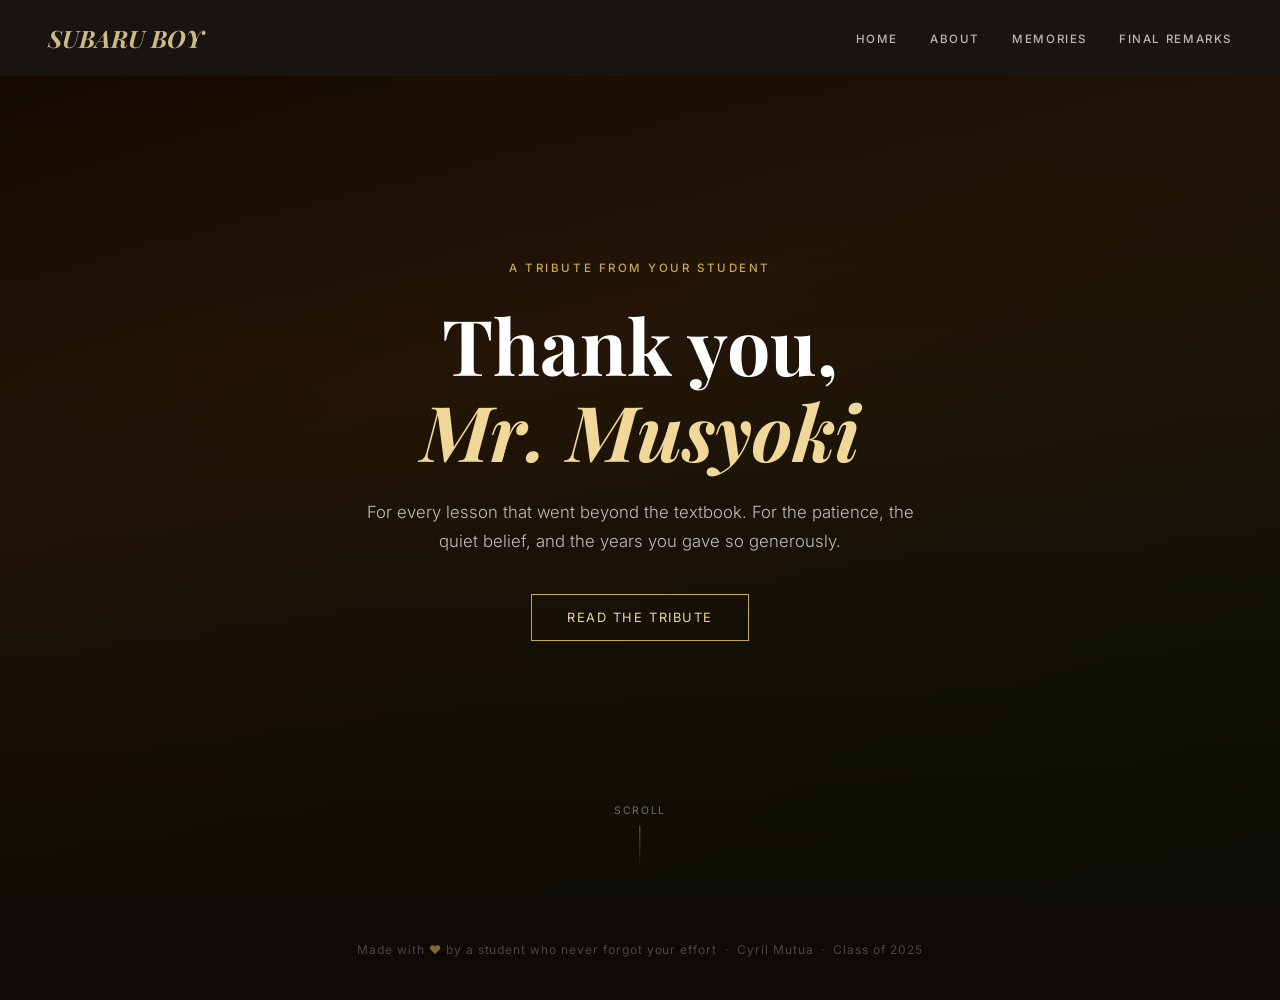
<file: index.html>
<!DOCTYPE html>
<html lang="en">
<head>
  <meta charset="UTF-8" />
  <meta name="viewport" content="width=device-width, initial-scale=1.0" />
  <title>To Mr. Musyoki — With Gratitude</title>

  <!-- Google Fonts -->
  <link href="https://fonts.googleapis.com/css2?family=Playfair+Display:ital,wght@0,400;0,700;1,400&family=Inter:wght@300;400;500&display=swap" rel="stylesheet" />

  <link rel="stylesheet" href="style.css" />


  <style>
    /* ─── Reset & Base ─── */
    *, *::before, *::after { box-sizing: border-box; margin: 0; padding: 0; }

    :root {
      --gold: #C9A84C;
      --gold-light: #F0D898;
      --cream: #FAF7F2;
      --deep: #1A1614;
      --text: #2D2520;
      --muted: #7A6E68;
      --serif: 'Playfair Display', Georgia, serif;
      --sans: 'Inter', system-ui, sans-serif;
    }

    html { scroll-behavior: smooth; }

    body {
      font-family: var(--sans);
      background: var(--cream);
      color: var(--text);
      overflow-x: hidden;
    }

    /* ─── NAV ─── */
    nav {
      position: fixed;
      top: 0; left: 0; right: 0;
      z-index: 100;
      display: flex;
      justify-content: center;
      gap: 2.5rem;
      padding: 1.1rem 2rem;
      background: transparent;
      transition: background 0.4s, backdrop-filter 0.4s;
    }

    nav.scrolled {
      background: rgba(26, 22, 20, 0.88);
      backdrop-filter: blur(12px);
    }

    nav a {
      font-family: var(--sans);
      font-size: 0.75rem;
      font-weight: 500;
      letter-spacing: 0.12em;
      text-transform: uppercase;
      color: rgba(255,255,255,0.8);
      text-decoration: none;
      transition: color 0.2s;
    }

    nav a:hover { color: var(--gold-light); }

    /* ─── HERO ─── */
    #hero {
      position: relative;
      height: 100vh;
      min-height: 600px;
      display: flex;
      align-items: center;
      justify-content: center;
      overflow: hidden;
    }

    /* Gradient background stand-in — replace .hero-bg with an actual photo */
    .hero-bg {
      position: absolute;
      inset: 0;
      background:
        linear-gradient(160deg, #1a0a00 0%, #2d1a08 40%, #0d1a0a 100%);
      /* ── SWAP THIS LINE with your teacher's photo: ──
         center/cover no-repeat;
         Then keep the overlay div below to darken it.         */
    }

    .hero-overlay {
      position: absolute;
      inset: 0;
      background: linear-gradient(
        to bottom,
        rgba(10,6,4,0.45) 0%,
        rgba(10,6,4,0.25) 40%,
        rgba(10,6,4,0.72) 100%
      );
    }

    /* Floating golden particles */
    .particles { position: absolute; inset: 0; pointer-events: none; }
    .particle {
      position: absolute;
      width: 3px; height: 3px;
      border-radius: 50%;
      background: var(--gold);
      opacity: 0;
      animation: drift var(--dur, 8s) var(--delay, 0s) infinite ease-in-out;
    }

    @keyframes drift {
      0%   { transform: translateY(100vh) translateX(0) scale(0); opacity: 0; }
      10%  { opacity: 0.6; }
      90%  { opacity: 0.3; }
      100% { transform: translateY(-10vh) translateX(var(--dx, 20px)) scale(1.4); opacity: 0; }
    }

    .hero-content {
      position: relative;
      text-align: center;
      padding: 0 1.5rem;
      max-width: 820px;
    }

    .hero-eyebrow {
      font-family: var(--sans);
      font-size: 0.72rem;
      font-weight: 500;
      letter-spacing: 0.22em;
      text-transform: uppercase;
      color: var(--gold);
      margin-bottom: 1.4rem;
      opacity: 0;
      transform: translateY(16px);
      animation: fadeUp 0.8s 0.3s forwards;
    }

    .hero-title {
      font-family: var(--serif);
      font-size: clamp(2.6rem, 6vw, 5.2rem);
      font-weight: 700;
      line-height: 1.12;
      color: #fff;
      margin-bottom: 1.6rem;
      opacity: 0;
      transform: translateY(20px);
      animation: fadeUp 0.9s 0.55s forwards;
    }

    .hero-title em {
      font-style: italic;
      color: var(--gold-light);
    }

    .hero-subtitle {
      font-family: var(--sans);
      font-size: 1.05rem;
      font-weight: 300;
      line-height: 1.7;
      color: rgba(255,255,255,0.72);
      max-width: 560px;
      margin: 0 auto 2.4rem;
      opacity: 0;
      transform: translateY(16px);
      animation: fadeUp 0.9s 0.8s forwards;
    }

    .hero-cta {
      display: inline-block;
      padding: 0.75rem 2.2rem;
      border: 1px solid var(--gold);
      color: var(--gold-light);
      font-size: 0.8rem;
      letter-spacing: 0.12em;
      text-transform: uppercase;
      text-decoration: none;
      transition: background 0.25s, color 0.25s;
      opacity: 0;
      animation: fadeUp 0.9s 1.05s forwards;
    }

    .hero-cta:hover {
      background: var(--gold);
      color: var(--deep);
    }

    .scroll-hint {
      position: absolute;
      bottom: 2rem;
      left: 50%;
      transform: translateX(-50%);
      display: flex;
      flex-direction: column;
      align-items: center;
      gap: 6px;
      color: rgba(255,255,255,0.4);
      font-size: 0.65rem;
      letter-spacing: 0.15em;
      text-transform: uppercase;
      animation: fadeIn 1s 1.5s both;
    }

    .scroll-hint::after {
      content: '';
      display: block;
      width: 1px;
      height: 42px;
      background: linear-gradient(to bottom, rgba(201,168,76,0.6), transparent);
      animation: pulse 2s 1.5s infinite;
    }

    @keyframes pulse {
      0%, 100% { opacity: 0.4; transform: scaleY(1); }
      50%       { opacity: 1;   transform: scaleY(1.1); }
    }

    /* ─── SECTION BASE ─── */
    section {
      padding: 6rem 1.5rem;
    }

    .container {
      max-width: 860px;
      margin: 0 auto;
    }

    .section-label {
      font-size: 0.68rem;
      font-weight: 500;
      letter-spacing: 0.2em;
      text-transform: uppercase;
      color: var(--gold);
      margin-bottom: 0.9rem;
    }

    .section-title {
      font-family: var(--serif);
      font-size: clamp(2rem, 4vw, 3rem);
      font-weight: 700;
      line-height: 1.2;
      color: var(--deep);
      margin-bottom: 1.6rem;
    }

          
    /* ─── FOOTER ─── */
    footer {
      background: #0d0a08;
      padding: 2.5rem 1.5rem;
      text-align: center;
      color: rgba(255,255,255,0.25);
      font-size: 0.75rem;
      letter-spacing: 0.08em;
    }

    footer span { color: var(--gold); opacity: 0.6; }

    /* ─── ANIMATIONS ─── */
    @keyframes fadeUp {
      to { opacity: 1; transform: translateY(0); }
    }

    @keyframes fadeIn {
      from { opacity: 0; }
      to   { opacity: 1; }
    }

    /* ─── RESPONSIVE ─── */
    @media (max-width: 640px) {
      .about-grid { grid-template-columns: 1fr; gap: 2.5rem; }
      .about-photo { display: none; }
      .about-stats { gap: 1.5rem; }
      .timeline { padding-left: 1.5rem; }
      nav { gap: 1.2rem; }
    }

    /* Reduced motion */
    @media (prefers-reduced-motion: reduce) {
      *, *::before, *::after { animation-duration: 0.01ms !important; transition-duration: 0.01ms !important; }
    }
  </style>
</head>
<body>

  <!-- ── NAV ── -->
  <nav class="nav" id="nav">
    <span class="nav-brand"><h2>SUBARU BOY</h2></span>
    <ul class="nav-links" id="navLinks">
      <li><a href="index.html">Home</a></li>
      <li><a href="about.html">About</a></li>
      <li><a href="memories.html">Memories</a></li>
      <li><a href="message.html">Final Remarks</a></li>
    </ul>
    <button class="nav-toggle" id="navToggle" aria-label="Toggle menu" aria-expanded="false">
      <span></span><span></span><span></span>
    </button>
  </nav>

  <!-- ── HERO ── -->
  <section id="hero">
    <div class="hero-bg" id="heroBg">
      <!--
        TO ADD YOUR TEACHER'S PHOTO:
        Replace the style on .hero-bg with:
        background: url('your-photo.jpg') center/cover no-repeat;
        Or add an <img> element here positioned absolute inset-0, object-fit: cover.
      -->
    </div>
    <div class="hero-overlay"></div>

    <!-- Particles -->
    <div class="particles" id="particles"></div>

    <div class="hero-content">
      <p class="hero-eyebrow">A tribute from your student</p>
      <h1 class="hero-title">
        Thank you,<br/><em>Mr. Musyoki</em>
      </h1>
      <p class="hero-subtitle">
        For every lesson that went beyond the textbook. For the patience, the
        quiet belief, and the years you gave so generously.
      </p>
      <a href="about.html" class="hero-cta">Read the tribute</a>
    </div>

    <div class="scroll-hint">Scroll</div>
  </section>
  
  <!-- FOOTER -->
  <footer>
    Made with <span>♥</span> by a student who never forgot your effort &nbsp;·&nbsp;
   Cyril Mutua &nbsp;·&nbsp; Class of 2025
  </footer>

  <script>
    /* ── Particles ── */
    const container = document.getElementById('particles');
    const count = 28;
    for (let i = 0; i < count; i++) {
      const p = document.createElement('div');
      p.className = 'particle';
      p.style.cssText = `
        left: ${Math.random() * 100}%;
        --dur: ${6 + Math.random() * 10}s;
        --delay: ${Math.random() * 10}s;
        --dx: ${(Math.random() - 0.5) * 80}px;
      `;
      container.appendChild(p);
    }

    /* ── Sticky nav ── */
    const nav = document.getElementById('nav');
    window.addEventListener('scroll', () => {
      nav.classList.toggle('scrolled', window.scrollY > 60);
    }, { passive: true });

    /* ── Mobile nav toggle ── */
    const navToggle = document.getElementById('navToggle');
    const navLinks = document.getElementById('navLinks');

    if (navToggle && navLinks) {
      navToggle.addEventListener('click', () => {
        const isOpen = navLinks.classList.toggle('open');
        navToggle.classList.toggle('open', isOpen);
        navToggle.setAttribute('aria-expanded', isOpen);
        document.body.style.overflow = isOpen ? 'hidden' : '';
      });

      navLinks.querySelectorAll('a').forEach(link => {
        link.addEventListener('click', () => {
          navLinks.classList.remove('open');
          navToggle.classList.remove('open');
          navToggle.setAttribute('aria-expanded', false);
          document.body.style.overflow = '';
        });
      });
    }

    /* ── Scroll reveal ── */
    const reveals = document.querySelectorAll('.timeline-item, .quality-card');
    const observer = new IntersectionObserver((entries) => {
      entries.forEach((e, idx) => {
        if (e.isIntersecting) {
          setTimeout(() => e.target.classList.add('visible'), idx * 100);
          observer.unobserve(e.target);
        }
      });
    }, { threshold: 0.15 });

    reveals.forEach(el => observer.observe(el));

    /* ── Subtle parallax on hero bg ── */
    const heroBg = document.getElementById('heroBg');
    window.addEventListener('scroll', () => {
      const offset = window.scrollY;
      if (offset < window.innerHeight) {
        heroBg.style.transform = `translateY(${offset * 0.3}px)`;
      }
    }, { passive: true });
  </script>

</body>
</html>
</file>
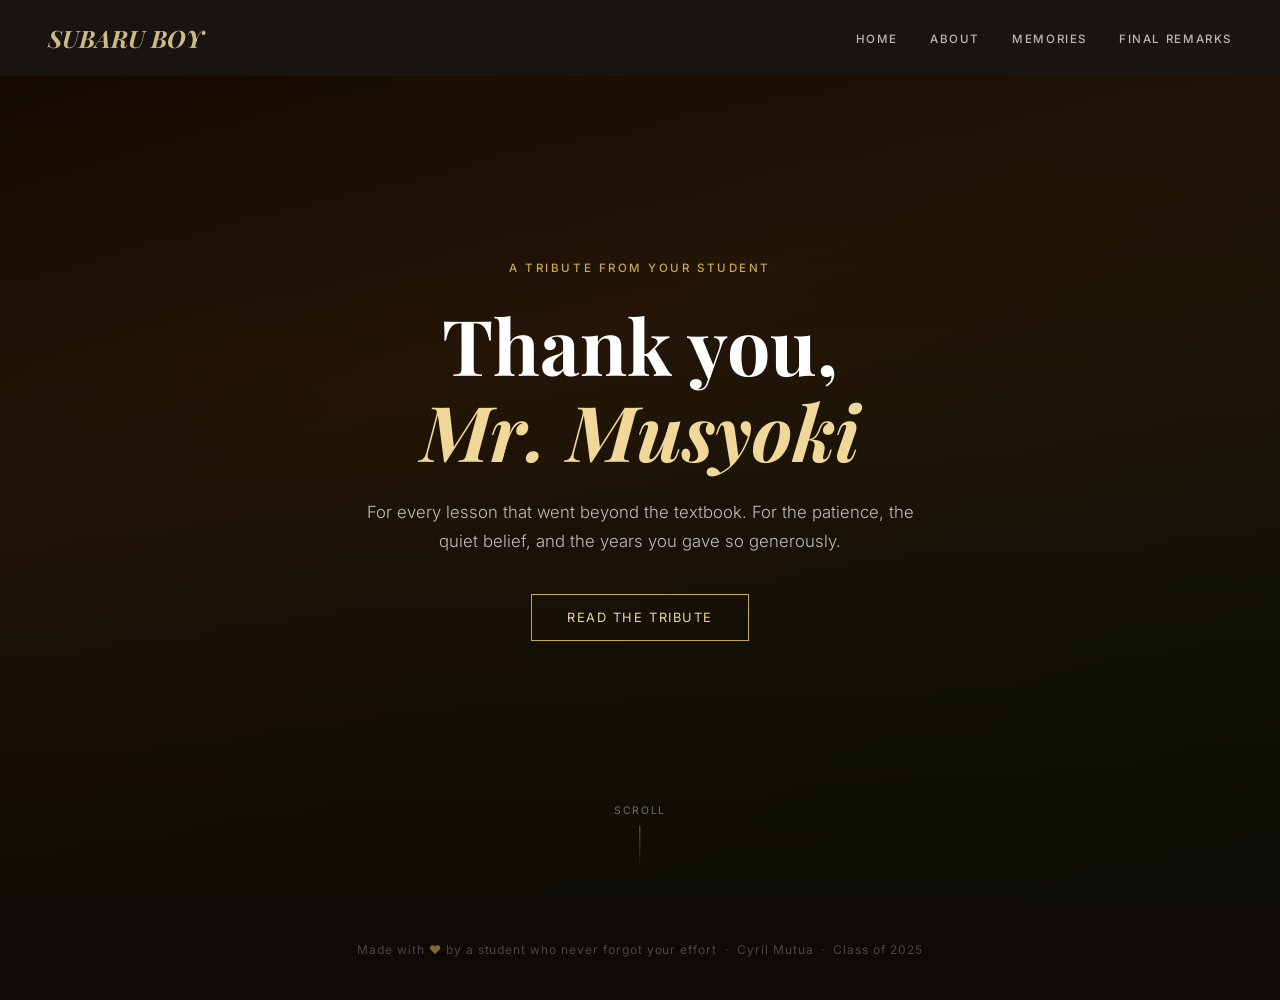
<file: tribute/index.html>
<!DOCTYPE html>
<html lang="en">
<head>
  <meta charset="UTF-8" />
  <meta name="viewport" content="width=device-width, initial-scale=1.0" />
  <title>To Mr. Musyoki — With Gratitude</title>

  <!-- Google Fonts -->
  <link href="https://fonts.googleapis.com/css2?family=Playfair+Display:ital,wght@0,400;0,700;1,400&family=Inter:wght@300;400;500&display=swap" rel="stylesheet" />

  <link rel="stylesheet" href="style.css" />


  <style>
    /* ─── Reset & Base ─── */
    *, *::before, *::after { box-sizing: border-box; margin: 0; padding: 0; }

    :root {
      --gold: #C9A84C;
      --gold-light: #F0D898;
      --cream: #FAF7F2;
      --deep: #1A1614;
      --text: #2D2520;
      --muted: #7A6E68;
      --serif: 'Playfair Display', Georgia, serif;
      --sans: 'Inter', system-ui, sans-serif;
    }

    html { scroll-behavior: smooth; }

    body {
      font-family: var(--sans);
      background: var(--cream);
      color: var(--text);
      overflow-x: hidden;
    }

    /* ─── NAV ─── */
    nav {
      position: fixed;
      top: 0; left: 0; right: 0;
      z-index: 100;
      display: flex;
      justify-content: center;
      gap: 2.5rem;
      padding: 1.1rem 2rem;
      background: transparent;
      transition: background 0.4s, backdrop-filter 0.4s;
    }

    nav.scrolled {
      background: rgba(26, 22, 20, 0.88);
      backdrop-filter: blur(12px);
    }

    nav a {
      font-family: var(--sans);
      font-size: 0.75rem;
      font-weight: 500;
      letter-spacing: 0.12em;
      text-transform: uppercase;
      color: rgba(255,255,255,0.8);
      text-decoration: none;
      transition: color 0.2s;
    }

    nav a:hover { color: var(--gold-light); }

    /* ─── HERO ─── */
    #hero {
      position: relative;
      height: 100vh;
      min-height: 600px;
      display: flex;
      align-items: center;
      justify-content: center;
      overflow: hidden;
    }

    /* Gradient background stand-in — replace .hero-bg with an actual photo */
    .hero-bg {
      position: absolute;
      inset: 0;
      background:
        linear-gradient(160deg, #1a0a00 0%, #2d1a08 40%, #0d1a0a 100%);
      /* ── SWAP THIS LINE with your teacher's photo: ──
         center/cover no-repeat;
         Then keep the overlay div below to darken it.         */
    }

    .hero-overlay {
      position: absolute;
      inset: 0;
      background: linear-gradient(
        to bottom,
        rgba(10,6,4,0.45) 0%,
        rgba(10,6,4,0.25) 40%,
        rgba(10,6,4,0.72) 100%
      );
    }

    /* Floating golden particles */
    .particles { position: absolute; inset: 0; pointer-events: none; }
    .particle {
      position: absolute;
      width: 3px; height: 3px;
      border-radius: 50%;
      background: var(--gold);
      opacity: 0;
      animation: drift var(--dur, 8s) var(--delay, 0s) infinite ease-in-out;
    }

    @keyframes drift {
      0%   { transform: translateY(100vh) translateX(0) scale(0); opacity: 0; }
      10%  { opacity: 0.6; }
      90%  { opacity: 0.3; }
      100% { transform: translateY(-10vh) translateX(var(--dx, 20px)) scale(1.4); opacity: 0; }
    }

    .hero-content {
      position: relative;
      text-align: center;
      padding: 0 1.5rem;
      max-width: 820px;
    }

    .hero-eyebrow {
      font-family: var(--sans);
      font-size: 0.72rem;
      font-weight: 500;
      letter-spacing: 0.22em;
      text-transform: uppercase;
      color: var(--gold);
      margin-bottom: 1.4rem;
      opacity: 0;
      transform: translateY(16px);
      animation: fadeUp 0.8s 0.3s forwards;
    }

    .hero-title {
      font-family: var(--serif);
      font-size: clamp(2.6rem, 6vw, 5.2rem);
      font-weight: 700;
      line-height: 1.12;
      color: #fff;
      margin-bottom: 1.6rem;
      opacity: 0;
      transform: translateY(20px);
      animation: fadeUp 0.9s 0.55s forwards;
    }

    .hero-title em {
      font-style: italic;
      color: var(--gold-light);
    }

    .hero-subtitle {
      font-family: var(--sans);
      font-size: 1.05rem;
      font-weight: 300;
      line-height: 1.7;
      color: rgba(255,255,255,0.72);
      max-width: 560px;
      margin: 0 auto 2.4rem;
      opacity: 0;
      transform: translateY(16px);
      animation: fadeUp 0.9s 0.8s forwards;
    }

    .hero-cta {
      display: inline-block;
      padding: 0.75rem 2.2rem;
      border: 1px solid var(--gold);
      color: var(--gold-light);
      font-size: 0.8rem;
      letter-spacing: 0.12em;
      text-transform: uppercase;
      text-decoration: none;
      transition: background 0.25s, color 0.25s;
      opacity: 0;
      animation: fadeUp 0.9s 1.05s forwards;
    }

    .hero-cta:hover {
      background: var(--gold);
      color: var(--deep);
    }

    .scroll-hint {
      position: absolute;
      bottom: 2rem;
      left: 50%;
      transform: translateX(-50%);
      display: flex;
      flex-direction: column;
      align-items: center;
      gap: 6px;
      color: rgba(255,255,255,0.4);
      font-size: 0.65rem;
      letter-spacing: 0.15em;
      text-transform: uppercase;
      animation: fadeIn 1s 1.5s both;
    }

    .scroll-hint::after {
      content: '';
      display: block;
      width: 1px;
      height: 42px;
      background: linear-gradient(to bottom, rgba(201,168,76,0.6), transparent);
      animation: pulse 2s 1.5s infinite;
    }

    @keyframes pulse {
      0%, 100% { opacity: 0.4; transform: scaleY(1); }
      50%       { opacity: 1;   transform: scaleY(1.1); }
    }

    /* ─── SECTION BASE ─── */
    section {
      padding: 6rem 1.5rem;
    }

    .container {
      max-width: 860px;
      margin: 0 auto;
    }

    .section-label {
      font-size: 0.68rem;
      font-weight: 500;
      letter-spacing: 0.2em;
      text-transform: uppercase;
      color: var(--gold);
      margin-bottom: 0.9rem;
    }

    .section-title {
      font-family: var(--serif);
      font-size: clamp(2rem, 4vw, 3rem);
      font-weight: 700;
      line-height: 1.2;
      color: var(--deep);
      margin-bottom: 1.6rem;
    }

          
    /* ─── FOOTER ─── */
    footer {
      background: #0d0a08;
      padding: 2.5rem 1.5rem;
      text-align: center;
      color: rgba(255,255,255,0.25);
      font-size: 0.75rem;
      letter-spacing: 0.08em;
    }

    footer span { color: var(--gold); opacity: 0.6; }

    /* ─── ANIMATIONS ─── */
    @keyframes fadeUp {
      to { opacity: 1; transform: translateY(0); }
    }

    @keyframes fadeIn {
      from { opacity: 0; }
      to   { opacity: 1; }
    }

    /* ─── RESPONSIVE ─── */
    @media (max-width: 640px) {
      .about-grid { grid-template-columns: 1fr; gap: 2.5rem; }
      .about-photo { display: none; }
      .about-stats { gap: 1.5rem; }
      .timeline { padding-left: 1.5rem; }
      nav { gap: 1.2rem; }
    }

    /* Reduced motion */
    @media (prefers-reduced-motion: reduce) {
      *, *::before, *::after { animation-duration: 0.01ms !important; transition-duration: 0.01ms !important; }
    }
  </style>
</head>
<body>

  <!-- ── NAV ── -->
  <nav class="nav" id="nav">
    <span class="nav-brand"><h2>SUBARU BOY</h2></span>
    <ul class="nav-links" id="navLinks">
      <li><a href="index.html">Home</a></li>
      <li><a href="about.html">About</a></li>
      <li><a href="memories.html">Memories</a></li>
      <li><a href="message.html">Final Remarks</a></li>
    </ul>
    <button class="nav-toggle" id="navToggle" aria-label="Toggle menu" aria-expanded="false">
      <span></span><span></span><span></span>
    </button>
  </nav>

  <!-- ── HERO ── -->
  <section id="hero">
    <div class="hero-bg" id="heroBg">
      <!--
        TO ADD YOUR TEACHER'S PHOTO:
        Replace the style on .hero-bg with:
        background: url('your-photo.jpg') center/cover no-repeat;
        Or add an <img> element here positioned absolute inset-0, object-fit: cover.
      -->
    </div>
    <div class="hero-overlay"></div>

    <!-- Particles -->
    <div class="particles" id="particles"></div>

    <div class="hero-content">
      <p class="hero-eyebrow">A tribute from your student</p>
      <h1 class="hero-title">
        Thank you,<br/><em>Mr. Musyoki</em>
      </h1>
      <p class="hero-subtitle">
        For every lesson that went beyond the textbook. For the patience, the
        quiet belief, and the years you gave so generously.
      </p>
      <a href="about.html" class="hero-cta">Read the tribute</a>
    </div>

    <div class="scroll-hint">Scroll</div>
  </section>
  
  <!-- FOOTER -->
  <footer>
    Made with <span>♥</span> by a student who never forgot your effort &nbsp;·&nbsp;
   Cyril Mutua &nbsp;·&nbsp; Class of 2025
  </footer>

  <script>
    /* ── Particles ── */
    const container = document.getElementById('particles');
    const count = 28;
    for (let i = 0; i < count; i++) {
      const p = document.createElement('div');
      p.className = 'particle';
      p.style.cssText = `
        left: ${Math.random() * 100}%;
        --dur: ${6 + Math.random() * 10}s;
        --delay: ${Math.random() * 10}s;
        --dx: ${(Math.random() - 0.5) * 80}px;
      `;
      container.appendChild(p);
    }

    /* ── Sticky nav ── */
    const nav = document.getElementById('nav');
    window.addEventListener('scroll', () => {
      nav.classList.toggle('scrolled', window.scrollY > 60);
    }, { passive: true });

    /* ── Scroll reveal ── */
    const reveals = document.querySelectorAll('.timeline-item, .quality-card');
    const observer = new IntersectionObserver((entries) => {
      entries.forEach((e, idx) => {
        if (e.isIntersecting) {
          setTimeout(() => e.target.classList.add('visible'), idx * 100);
          observer.unobserve(e.target);
        }
      });
    }, { threshold: 0.15 });

    reveals.forEach(el => observer.observe(el));

    /* ── Subtle parallax on hero bg ── */
    const heroBg = document.getElementById('heroBg');
    window.addEventListener('scroll', () => {
      const offset = window.scrollY;
      if (offset < window.innerHeight) {
        heroBg.style.transform = `translateY(${offset * 0.3}px)`;
      }
    }, { passive: true });
  </script>

</body>
</html>
</file>
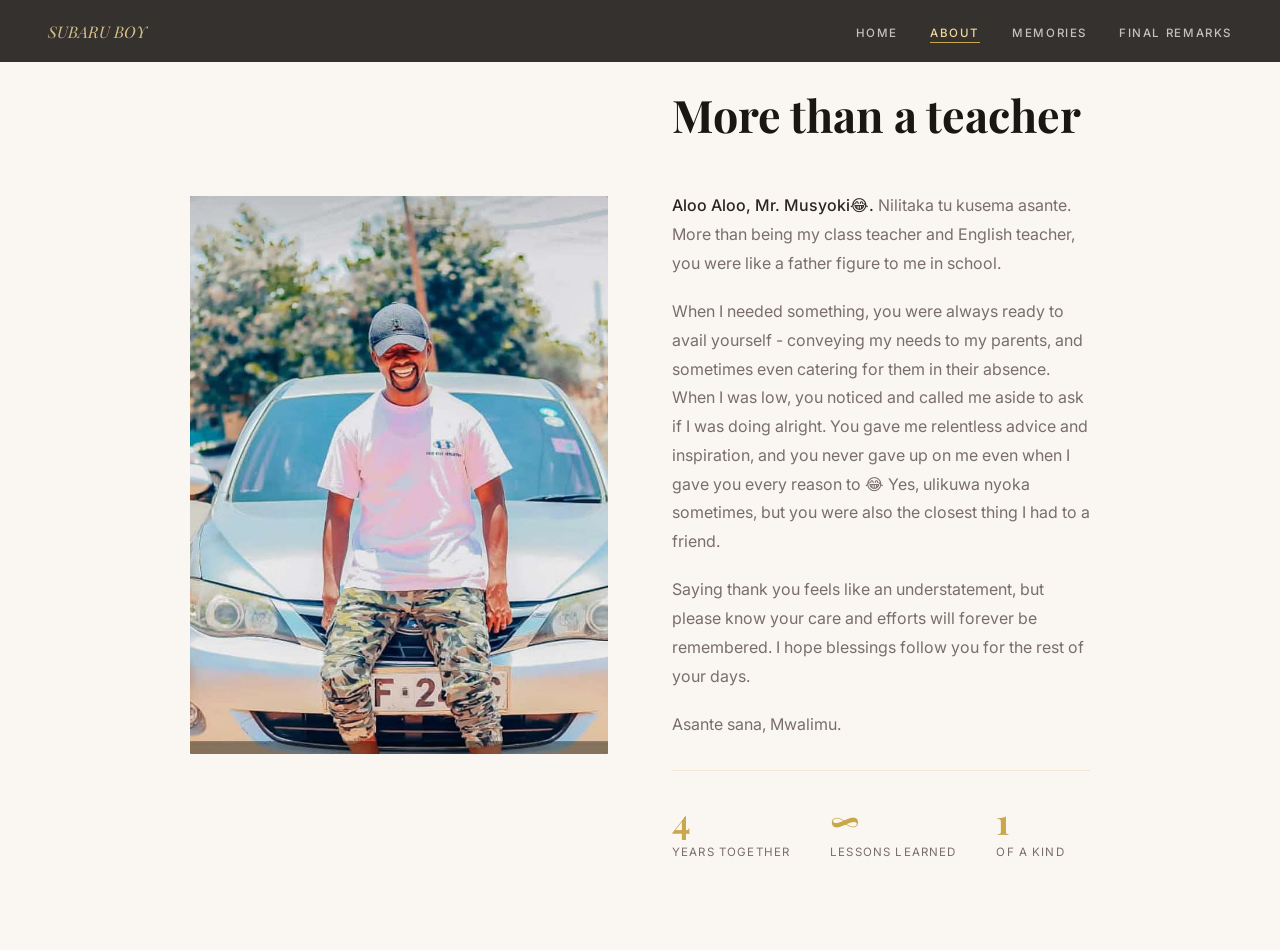
<file: about.html>
<!DOCTYPE html>
<html lang="en">
<head>
    <meta charset="UTF-8">
    <meta name="viewport" content="width=device-width, initial-scale=1.0">
    <title>About You</title>

  <!-- Google Fonts -->
  <link href="https://fonts.googleapis.com/css2?family=Playfair+Display:ital,wght@0,400;0,700;1,400&family=Inter:wght@300;400;500&display=swap" rel="stylesheet" />

  <link rel="stylesheet" href="style.css" />


    <style>

        /* ─── ABOUT SECTION ─── */
    #about { background: var(--cream); }

    .about-grid {
      display: grid;
      grid-template-columns: 1fr 1fr;
      gap: 4rem;
      align-items: center;
    }

    .about-photo {
      position: relative;
      border-radius: 2px;
    }

    .about-photo-mobile {
      display: none;
    }

    .about-photo-frame {
      width: 100%;
      aspect-ratio: 3/4;
      background: linear-gradient(135deg, #2d1a08, #1a0a00);
      border-radius: 2px;
      display: flex;
      align-items: center;
      justify-content: center;
      position: relative;
      overflow: hidden;
    }

    .about-photo-frame img {
      width: 100%;
      height: 100%;
      object-fit: cover;
      object-position: top center;
    }

    /* Replace this with: <img src="..." style="..."> inside .about-photo-frame */
    .about-photo-placeholder {
      font-family: var(--serif);
      font-style: italic;
      color: rgba(201,168,76,0.5);
      font-size: 0.9rem;
      text-align: center;
      padding: 1rem;
    }

    .about-photo::after {
      content: '';
      position: absolute;
      inset: 12px 12px -12px -12px;
      border: 1px solid var(--gold);
      z-index: -1;
      opacity: 0.4;
    }

    .about-body p {
      font-size: 1rem;
      line-height: 1.8;
      color: var(--muted);
      margin-bottom: 1.2rem;
    }

    .about-body p strong {
      color: var(--text);
      font-weight: 500;
    }

    .about-stats {
      display: flex;
      gap: 2.5rem;
      margin-top: 2rem;
      padding-top: 2rem;
      border-top: 1px solid rgba(201,168,76,0.2);
    }

    .stat-number {
      font-family: var(--serif);
      font-size: 2.2rem;
      font-weight: 700;
      color: var(--gold);
      line-height: 1;
      margin-bottom: 0.25rem;
    }

    .stat-label {
      font-size: 0.72rem;
      letter-spacing: 0.1em;
      text-transform: uppercase;
      color: var(--muted);
    }

     /* ─── FOOTER ─── */
    footer {
      background: #0d0a08;
      padding: 2.5rem 1.5rem;
      text-align: center;
      color: rgba(255,255,255,0.25);
      font-size: 0.75rem;
      letter-spacing: 0.08em;
    }

    footer span { color: var(--gold); opacity: 0.6; }

    /* ─── ANIMATIONS ─── */
    @keyframes fadeUp {
      to { opacity: 1; transform: translateY(0); }
    }

    @keyframes fadeIn {
      from { opacity: 0; }
      to   { opacity: 1; }
    }

    /* ─── RESPONSIVE ─── */
    @media (max-width: 640px) {
      .about-grid { grid-template-columns: 1fr; gap: 2.5rem; }
      .about-photo { display: none; }
      .about-photo-mobile { display: block; }
      .about-photo-frame { aspect-ratio: 4 / 3; min-height: 240px; }
      .about-stats { gap: 1.5rem; }
      .timeline { padding-left: 1.5rem; }
      nav { gap: 1.2rem; }
    }

    /* Reduced motion */
    @media (prefers-reduced-motion: reduce) {
      *, *::before, *::after { animation-duration: 0.01ms !important; transition-duration: 0.01ms !important; }
    }
    </style>
</head>
<body>


          <!-- ── ABOUT ── -->
  <!-- ── NAV ── -->
  <nav class="nav" id="nav">
    <span class="nav-brand">SUBARU BOY</span>
    <ul class="nav-links" id="navLinks">
      <li><a href="index.html">Home</a></li>
      <li><a href="about.html">About</a></li>
      <li><a href="memories.html">Memories</a></li>
      <li><a href="message.html">Final Remarks</a></li>
    </ul>
    <button class="nav-toggle" id="navToggle" aria-label="Toggle menu" aria-expanded="false">
      <span></span><span></span><span></span>
    </button>
  </nav>

  <section id="about" class="section section--cream">
    <div class="container">
      <div class="about-grid">

        <div class="about-photo">
           <div class="about-photo-frame">
             <img src="images/IMG-20260617-WA0067.jpg" alt="Mr. Musyoki" style="width:100%;height:100%;object-fit:cover;" />
           </div>
        </div>

              <div class="about-body">
                   <h2 class="section-title">More than a teacher</h2>
                   <div class="about-photo about-photo-mobile">
                     <div class="about-photo-frame">
                       <img src="images/IMG-20260617-WA0067.jpg" alt="Mr. Musyoki" style="width:100%;height:100%;object-fit:cover;" />
                     </div>
                   </div>
                   <br>
          <p>
            <strong>Aloo Aloo, Mr. Musyoki😂.</strong>  Nilitaka tu kusema asante.
             More than being my class teacher and English teacher, you were like a father figure to me in school. 
          </p>
          <p>
     When I needed something, you were always ready to avail yourself - conveying my needs to my parents, and sometimes even catering for them in their absence. 
     When I was low, you noticed and called me aside to ask if I was doing alright. You gave me relentless advice and inspiration, and you never gave up on me even when I gave you every reason to 😂 Yes, ulikuwa nyoka sometimes, but you were also the closest thing I had to a friend.

          </p>
          <p>
            Saying thank you feels like an understatement, but please know your care and efforts will forever be remembered. I hope blessings follow you for the rest of your days.
          </p>

          <p>
Asante sana, Mwalimu.</p>

          <div class="about-stats">
            <div>
              <div class="stat-number">4</div>
              <div class="stat-label">Years together</div>
            </div>
            <div>
              <div class="stat-number">∞</div>
              <div class="stat-label">Lessons learned</div>
            </div>
            <div>
              <div class="stat-number">1</div>
              <div class="stat-label">Of a kind</div>
            </div>
          </div>
        </div>

      </div>
    </div>
  </section>

  <script src="main.js" defer></script>
</body>
</html>
</file>
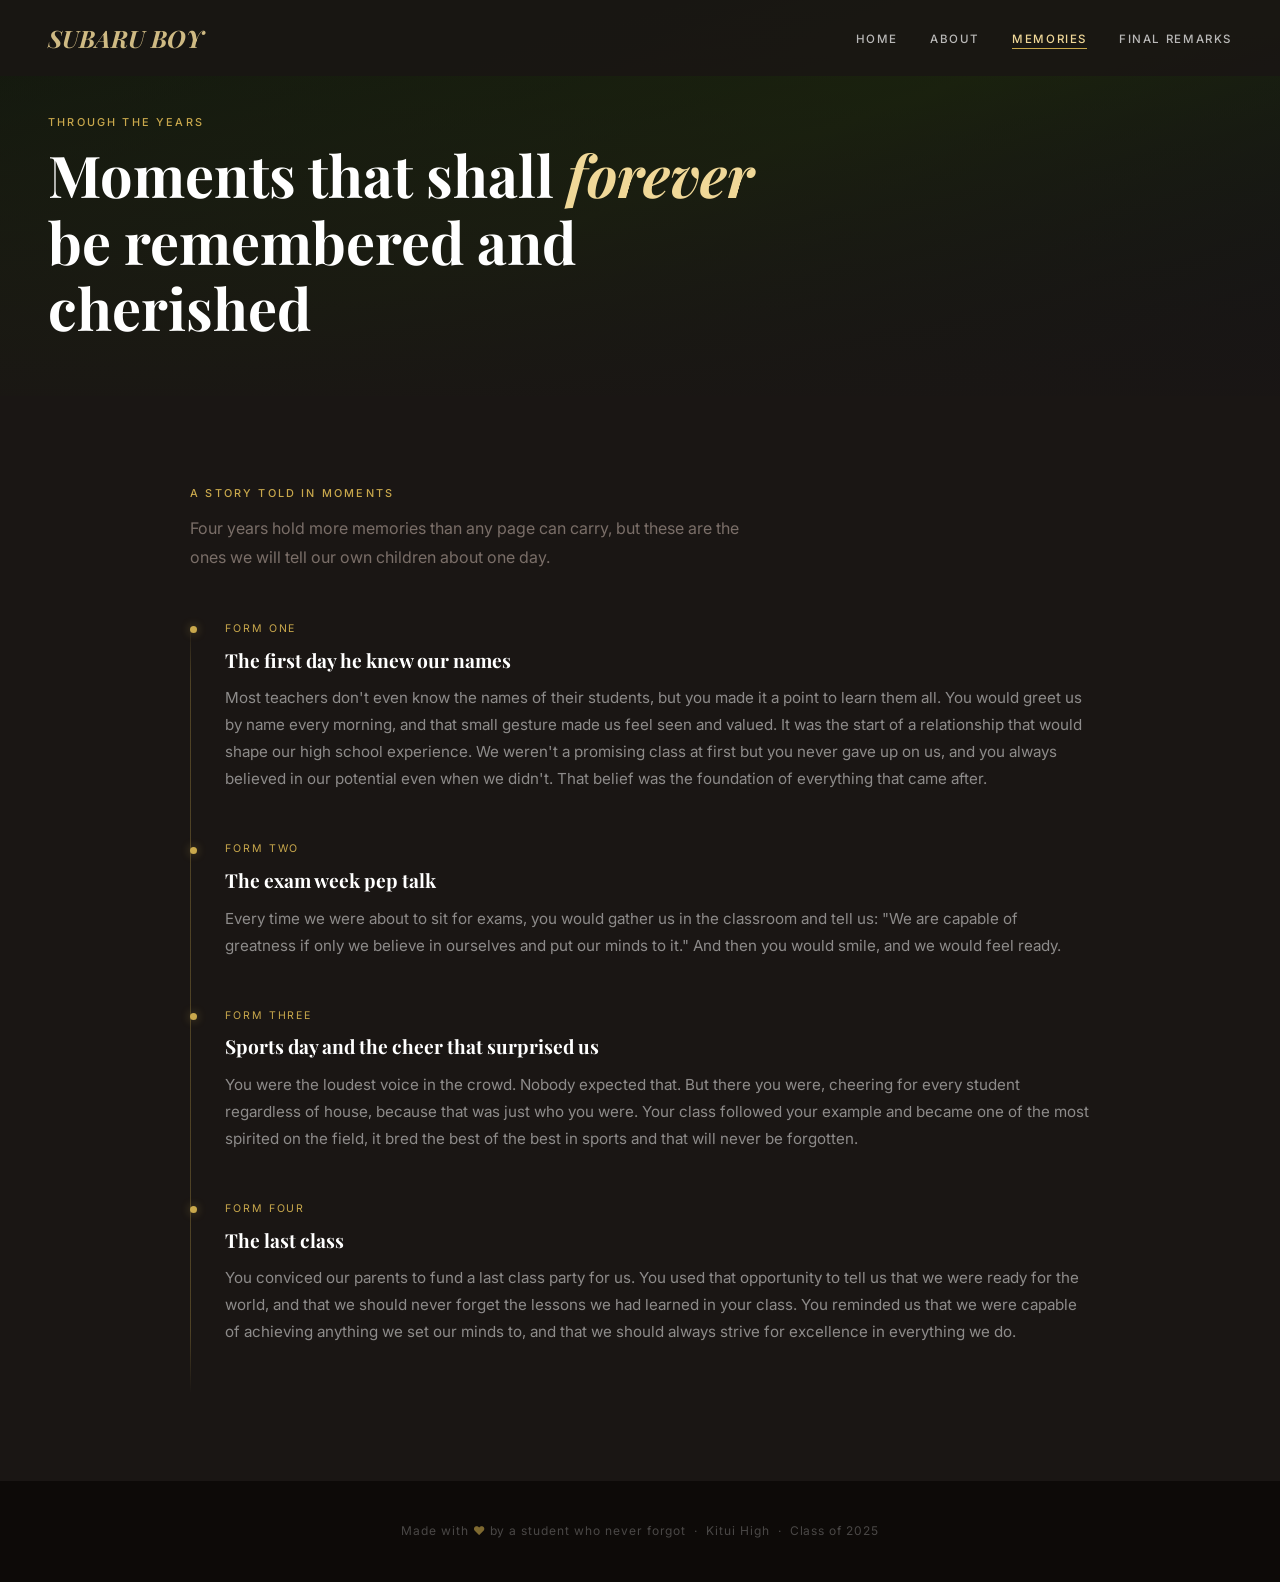
<file: memories.html>
<!DOCTYPE html>
<html lang="en">
<head>
  <meta charset="UTF-8" />
  <meta name="viewport" content="width=device-width, initial-scale=1.0" />
  <title>Memories</title>
  <link href="https://fonts.googleapis.com/css2?family=Playfair+Display:ital,wght@0,400;0,700;1,400&family=Inter:wght@300;400;500&display=swap" rel="stylesheet" />
  <link rel="stylesheet" href="style.css" />

  <style>
    /* ─── Page hero ─── */
    .page-hero {
      background: linear-gradient(160deg, #0d1a0a 0%, #1a2d08 50%, #0a0d1a 100%);
      /* Replace with: background-image: url('images/class.jpg'); */
    }

    /* ─── Timeline override for dark section ─── */
    #memories {
      background: var(--deep);
    }

    /* Timeline items: use reveal class for animation via main.js */
    .timeline-item {
      position: relative;
      padding-bottom: 3rem;
    }

    .timeline-item.reveal {
      /* overrides shared .reveal transform to slide from left */
      transform: translateX(-20px);
    }

    .timeline-item.reveal.visible {
      transform: translateX(0);
    }

     /* ─── FOOTER ─── */
    footer {
      background: #0d0a08;
      padding: 2.5rem 1.5rem;
      text-align: center;
      color: rgba(255,255,255,0.25);
      font-size: 0.75rem;
      letter-spacing: 0.08em;
    }

    footer span { color: var(--gold); opacity: 0.6; }

    /* ─── ANIMATIONS ─── */
    @keyframes fadeUp {
      to { opacity: 1; transform: translateY(0); }
    }

    @keyframes fadeIn {
      from { opacity: 0; }
      to   { opacity: 1; }
    }

    /* ─── RESPONSIVE ─── */
    @media (max-width: 640px) {
      .about-grid { grid-template-columns: 1fr; gap: 2.5rem; }
      .about-photo { display: none; }
      .about-stats { gap: 1.5rem; }
      .timeline { padding-left: 1.5rem; }
      nav { gap: 1.2rem; }
    }

    /* Reduced motion */
    @media (prefers-reduced-motion: reduce) {
      *, *::before, *::after { animation-duration: 0.01ms !important; transition-duration: 0.01ms !important; }
    }
  </style>
</head>
<body>

  <!-- ── NAV ── -->
  <nav class="nav" id="nav">
    <span class="nav-brand"><h2>SUBARU BOY</h2></span>
    <ul class="nav-links" id="navLinks">
      <li><a href="index.html">Home</a></li>
      <li><a href="about.html">About</a></li>
      <li><a href="memories.html">Memories</a></li>
      <li><a href="message.html">Final Remarks</a></li>
    </ul>
    <button class="nav-toggle" id="navToggle" aria-label="Toggle menu" aria-expanded="false">
      <span></span><span></span><span></span>
    </button>
  </nav>

  <!-- ── PAGE HERO BANNER ── -->
  <div class="page-hero">
    <div class="page-hero-bg" id="heroBg"></div>
    <div class="page-hero-overlay"></div>
    <div class="page-hero-content">
      <p class="page-hero-label">Through the years</p>
      <h1 class="page-hero-title">Moments that  shall <em>forever</em> be remembered and cherished</h1>
    </div>
  </div>

  <!-- ── MEMORIES / TIMELINE ── -->
  <section id="memories" class="section">
    <div class="container">
      <span class="section-label">A story told in moments</span>
          <p class="section-intro">
        Four years hold more memories than any page can carry, but these are
        the ones we will tell our own children about one day.
      </p>

      <div class="timeline">

        <div class="timeline-item reveal from-left">
          <div class="timeline-year">Form One </div>
          <div class="timeline-heading">The first day he knew our names</div>
          <p class="timeline-text">
            Most teachers don't even know the names of their students, but you made it a point to learn them all. You would greet us by name every morning, and that small gesture made us feel seen and valued. It was the start of a relationship that would shape our high school experience. We weren't a promising class at first but you never gave up on us, and you always believed in our potential even when we didn't. That belief was the foundation of everything that came after.
          </p>
        </div>

        <div class="timeline-item reveal from-left">
          <div class="timeline-year">Form Two</div>
          <div class="timeline-heading">The exam week pep talk</div>
          <p class="timeline-text">
         Every time we were about to sit for exams, you would gather us in the classroom and tell us:
          "We are capable of greatness if only we believe in ourselves and put our minds to it." And then you would smile, and we would feel ready.
          </p>
        </div>

        <div class="timeline-item reveal from-left">
          <div class="timeline-year">Form Three</div>
          <div class="timeline-heading">Sports day and the cheer that surprised us</div>
          <p class="timeline-text">
            You were the loudest voice in the crowd. Nobody expected that. But
            there you were, cheering for every student regardless of house,
            because that was just who you were. Your class followed your example and became one of the most spirited on the field, it bred the best of the best in sports and that will never be forgotten.
          </p>
        </div>

        <div class="timeline-item reveal from-left">
          <div class="timeline-year">Form Four</div>
          <div class="timeline-heading">The last class</div>
          <p class="timeline-text">
       You conviced our parents to fund a last class party for us. You used that opportunity to tell us that we were ready for the world, and that we should never forget the lessons we had learned in your class. You reminded us that we were capable of achieving anything we set our minds to, and that we should always strive for excellence in everything we do. 
          </p>
        </div>

      </div>
    </div>
  </section>

  <!-- ── FOOTER ── -->
  <footer>
    Made with <span>♥</span> by a student who never forgot &nbsp;·&nbsp;
    Kitui High &nbsp;·&nbsp; Class of 2025
  </footer>
  <script src="main.js" defer></script>
</body>
</html>
</file>
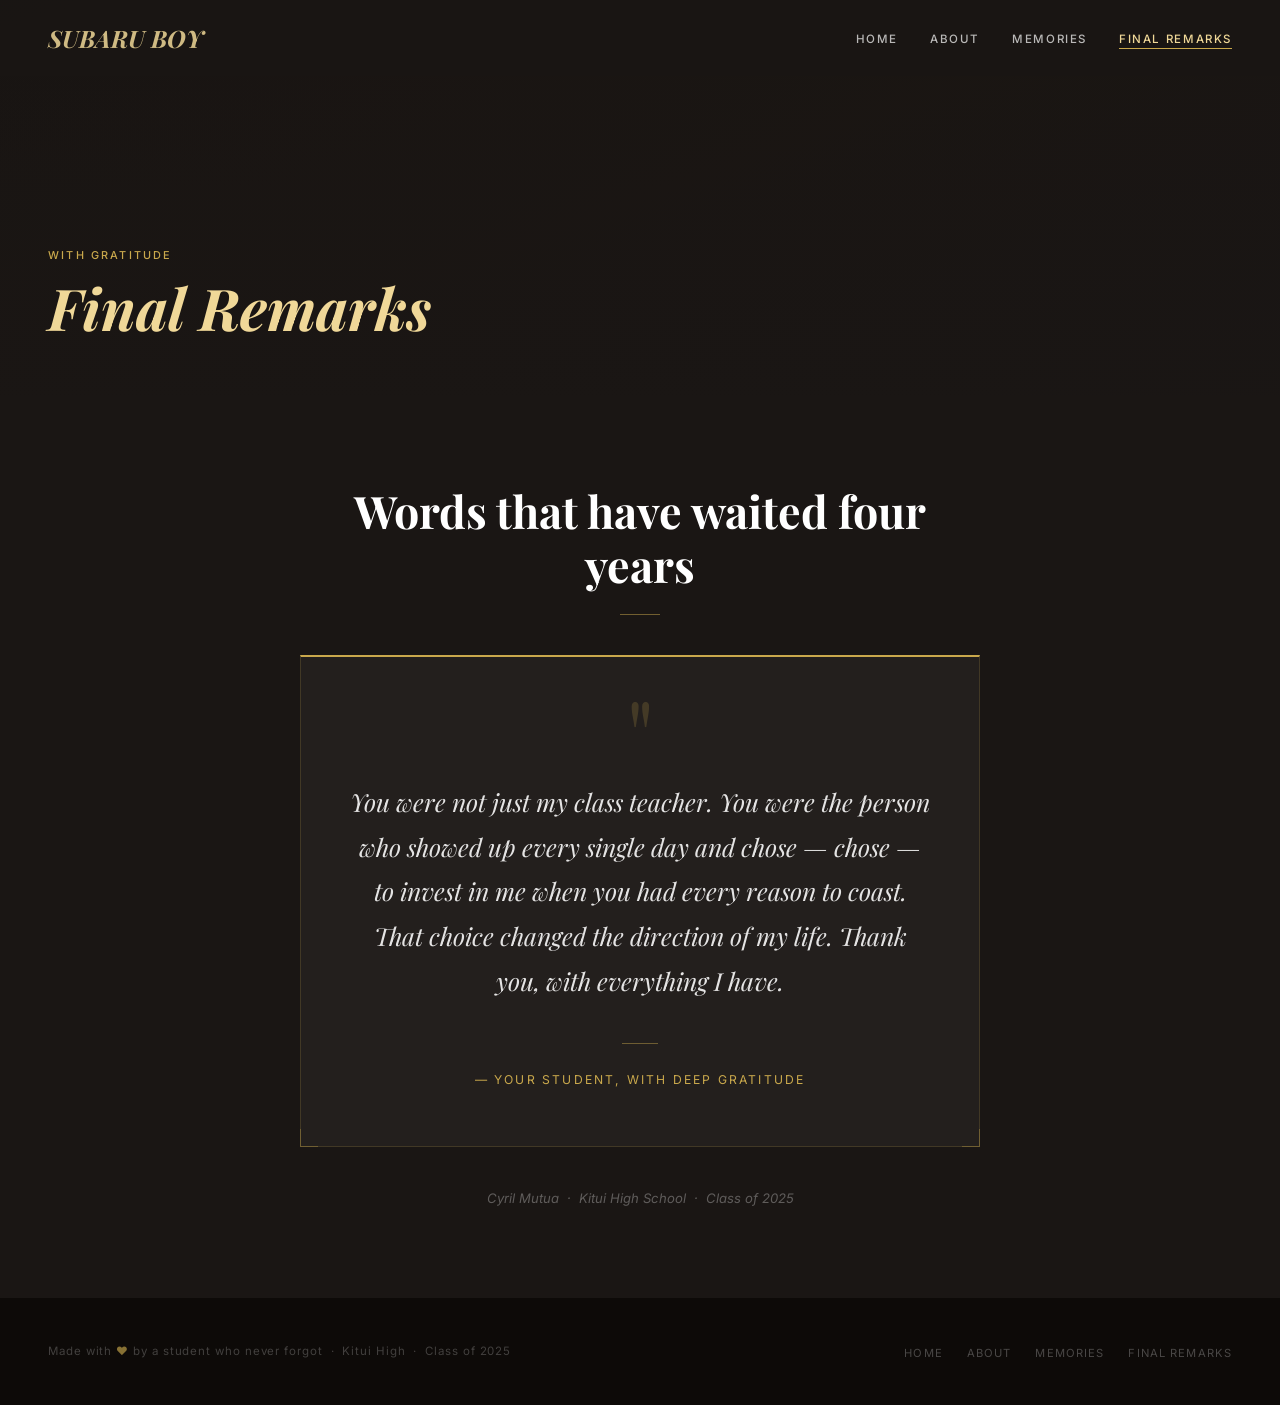
<file: message.html>
<!DOCTYPE html>
<html lang="en">
<head>
  <meta charset="UTF-8" />
  <meta name="viewport" content="width=device-width, initial-scale=1.0" />
  <title>Final Remarks — SUBARU BOY</title>
  <link href="https://fonts.googleapis.com/css2?family=Playfair+Display:ital,wght@0,400;0,700;1,400&family=Inter:wght@300;400;500&display=swap" rel="stylesheet" />
    <link rel="stylesheet" href="style.css" />


  <style>
    /* ── Letter / open-letter card ── */
    .letter-card {
      background: rgba(255,255,255,0.04);
      border: 1px solid rgba(201,168,76,0.18);
      border-top: 2px solid var(--gold);
      padding: 3.5rem 3rem;
      margin-top: 2rem;
      position: relative;
    }

    /* Decorative corner marks */
    .letter-card::before,
    .letter-card::after {
      content: '';
      position: absolute;
      width: 18px; height: 18px;
      border-color: var(--gold);
      border-style: solid;
      opacity: 0.35;
    }
    .letter-card::before {
      bottom: -1px; left: -1px;
      border-width: 0 0 1px 1px;
    }
    .letter-card::after {
      bottom: -1px; right: -1px;
      border-width: 0 1px 1px 0;
    }

    .quote-mark {
      font-family: var(--serif);
      font-size: 6rem;
      line-height: 0.4;
      color: var(--gold);
      opacity: 0.2;
      display: block;
      margin-bottom: 1.8rem;
      user-select: none;
    }

    .message-text {
      font-family: var(--serif);
      font-size: clamp(1.15rem, 2.4vw, 1.55rem);
      font-style: italic;
      line-height: 1.8;
      color: rgba(255,255,255,0.88);
      margin-bottom: 2.5rem;
    }

    /* Gold divider between message and signature */
    .message-divider {
      width: 36px;
      height: 1px;
      background: var(--gold);
      opacity: 0.45;
      margin: 0 auto 1.6rem;
    }

    .message-sig {
      font-size: 0.76rem;
      letter-spacing: 0.18em;
      text-transform: uppercase;
      color: var(--gold);
    }

    /* Bottom note beneath the card */
    .message-footnote {
      margin-top: 2.5rem;
      font-size: 0.82rem;
      line-height: 1.7;
      color: rgba(255,255,255,0.3);
      font-style: italic;
    }
  </style>
</head>
<body>

  <!-- ── NAV ── -->
  <nav class="nav" id="nav">
    <span class="nav-brand"><h2>SUBARU BOY</h2></span>
    <ul class="nav-links" id="navLinks">
      <li><a href="index.html">Home</a></li>
      <li><a href="about.html">About</a></li>
      <li><a href="memories.html">Memories</a></li>
      <li><a href="message.html">Final Remarks</a></li>
    </ul>
    <button class="nav-toggle" id="navToggle" aria-label="Toggle menu" aria-expanded="false">
      <span></span><span></span><span></span>
    </button>
  </nav>


  <!-- PAGE HERO -->
  <div class="page-hero">
    <div class="page-hero-bg" style="background: linear-gradient(160deg,#0d0a08,#1a1008,#0a0d18);"></div>
    <div class="page-hero-overlay"></div>
    <div class="page-hero-content">
      <p class="page-hero-label">With gratitude</p>
      <h1 class="page-hero-title"><em>Final Remarks</em></h1>
    </div>
  </div>

  <!-- MESSAGE SECTION -->
  <section class="section section--dark" id="message">
    <div class="container--narrow" style="text-align:center;">

          <h2 class="section-title" style="color:#fff;">Words that have waited four years</h2>
      <div class="divider" style="margin:0 auto 2.5rem;"></div>

      <!-- The letter card -->
      <div class="letter-card reveal">
        <span class="quote-mark" aria-hidden="true">"</span>
        <p class="message-text">
          You were not just my class teacher. You were the person who showed up every
          single day and chose — chose — to invest in me when you had every
          reason to coast. That choice changed the direction of my life. Thank you, with everything I have.
        </p>
        <div class="message-divider"></div>
        <p class="message-sig">— Your student, with deep gratitude</p>
      </div>

      <p class="message-footnote reveal">
        Cyril Mutua &nbsp;·&nbsp; Kitui High School &nbsp;·&nbsp; Class of 2025
      </p>

    </div>
  </section>

  <!-- FOOTER -->
  <footer class="footer">
    <p class="footer-copy">Made with <span>♥</span> by a student who never forgot &nbsp;·&nbsp; Kitui High &nbsp;·&nbsp; Class of 2025</p>
    <ul class="footer-links">
      <li><a href="index.html">Home</a></li>
      <li><a href="about.html">About</a></li>
      <li><a href="memories.html">Memories</a></li>
      <li><a href="message.html">Final Remarks</a></li>
    </ul>
  </footer>

 <script src="main.js" defer></script>
</body>
</html>
</file>
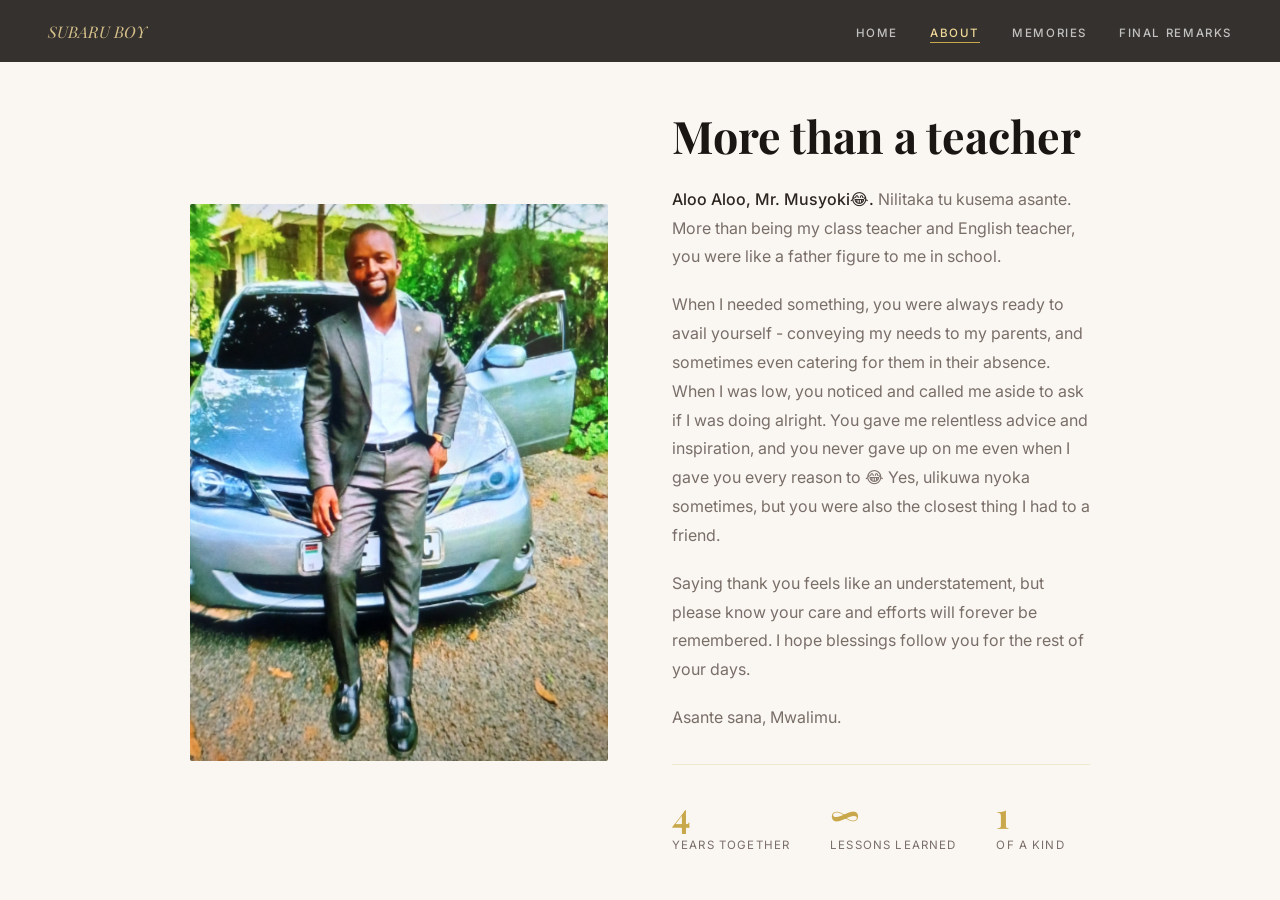
<file: tribute/about.html>
<!DOCTYPE html>
<html lang="en">
<head>
    <meta charset="UTF-8">
    <meta name="viewport" content="width=device-width, initial-scale=1.0">
    <title>About You</title>

  <!-- Google Fonts -->
  <link href="https://fonts.googleapis.com/css2?family=Playfair+Display:ital,wght@0,400;0,700;1,400&family=Inter:wght@300;400;500&display=swap" rel="stylesheet" />

  <link rel="stylesheet" href="style.css" />


    <style>

        /* ─── ABOUT SECTION ─── */
    #about { background: var(--cream); }

    .about-grid {
      display: grid;
      grid-template-columns: 1fr 1fr;
      gap: 4rem;
      align-items: center;
    }

    .about-photo {
      position: relative;
      border-radius: 2px;
    }

    .about-photo-frame {
      width: 100%;
      aspect-ratio: 3/4;
      background: linear-gradient(135deg, #2d1a08, #1a0a00);
      border-radius: 2px;
      display: flex;
      align-items: center;
      justify-content: center;
      position: relative;
      overflow: hidden;
    }

    /* Replace this with: <img src="..." style="..."> inside .about-photo-frame */
    .about-photo-placeholder {
      font-family: var(--serif);
      font-style: italic;
      color: rgba(201,168,76,0.5);
      font-size: 0.9rem;
      text-align: center;
      padding: 1rem;
    }

    .about-photo::after {
      content: '';
      position: absolute;
      inset: 12px 12px -12px -12px;
      border: 1px solid var(--gold);
      z-index: -1;
      opacity: 0.4;
    }

    .about-body p {
      font-size: 1rem;
      line-height: 1.8;
      color: var(--muted);
      margin-bottom: 1.2rem;
    }

    .about-body p strong {
      color: var(--text);
      font-weight: 500;
    }

    .about-stats {
      display: flex;
      gap: 2.5rem;
      margin-top: 2rem;
      padding-top: 2rem;
      border-top: 1px solid rgba(201,168,76,0.2);
    }

    .stat-number {
      font-family: var(--serif);
      font-size: 2.2rem;
      font-weight: 700;
      color: var(--gold);
      line-height: 1;
      margin-bottom: 0.25rem;
    }

    .stat-label {
      font-size: 0.72rem;
      letter-spacing: 0.1em;
      text-transform: uppercase;
      color: var(--muted);
    }

     /* ─── FOOTER ─── */
    footer {
      background: #0d0a08;
      padding: 2.5rem 1.5rem;
      text-align: center;
      color: rgba(255,255,255,0.25);
      font-size: 0.75rem;
      letter-spacing: 0.08em;
    }

    footer span { color: var(--gold); opacity: 0.6; }

    /* ─── ANIMATIONS ─── */
    @keyframes fadeUp {
      to { opacity: 1; transform: translateY(0); }
    }

    @keyframes fadeIn {
      from { opacity: 0; }
      to   { opacity: 1; }
    }

    /* ─── RESPONSIVE ─── */
    @media (max-width: 640px) {
      .about-grid { grid-template-columns: 1fr; gap: 2.5rem; }
      .about-photo { display: none; }
      .about-stats { gap: 1.5rem; }
      .timeline { padding-left: 1.5rem; }
      nav { gap: 1.2rem; }
    }

    /* Reduced motion */
    @media (prefers-reduced-motion: reduce) {
      *, *::before, *::after { animation-duration: 0.01ms !important; transition-duration: 0.01ms !important; }
    }
    </style>
</head>
<body>


          <!-- ── ABOUT ── -->
  <!-- ── NAV ── -->
  <nav class="nav" id="nav">
    <span class="nav-brand">SUBARU BOY</span>
    <ul class="nav-links" id="navLinks">
      <li><a href="index.html">Home</a></li>
      <li><a href="about.html">About</a></li>
      <li><a href="memories.html">Memories</a></li>
      <li><a href="message.html">Final Remarks</a></li>
    </ul>
    <button class="nav-toggle" id="navToggle" aria-label="Toggle menu" aria-expanded="false">
      <span></span><span></span><span></span>
    </button>
  </nav>

  <br><br><br><br>

  <section id="about">
    <div class="container">
      <div class="about-grid">

        <div class="about-photo">
           <div class="about-photo-frame">
             <img src="images/IMG-20260617-WA0048_1.jpg" alt="Mr. Musyoki" style="width:100%;height:100%;object-fit:cover;" />
           </div>
        </div>

              <div class="about-body">
                   <h2 class="section-title">More than a teacher</h2>
          <p>
            <strong>Aloo Aloo, Mr. Musyoki😂.</strong>  Nilitaka tu kusema asante.
             More than being my class teacher and English teacher, you were like a father figure to me in school. 
          </p>
          <p>
     When I needed something, you were always ready to avail yourself - conveying my needs to my parents, and sometimes even catering for them in their absence. 
     When I was low, you noticed and called me aside to ask if I was doing alright. You gave me relentless advice and inspiration, and you never gave up on me even when I gave you every reason to 😂 Yes, ulikuwa nyoka sometimes, but you were also the closest thing I had to a friend.

          </p>
          <p>
            Saying thank you feels like an understatement, but please know your care and efforts will forever be remembered. I hope blessings follow you for the rest of your days.
          </p>

          <p>
Asante sana, Mwalimu.</p>

          <div class="about-stats">
            <div>
              <div class="stat-number">4</div>
              <div class="stat-label">Years together</div>
            </div>
            <div>
              <div class="stat-number">∞</div>
              <div class="stat-label">Lessons learned</div>
            </div>
            <div>
              <div class="stat-number">1</div>
              <div class="stat-label">Of a kind</div>
            </div>
          </div>
        </div>

      </div>
    </div>
  </section>

  <script src="main.js" defer></script>
</body>
</html>
</file>
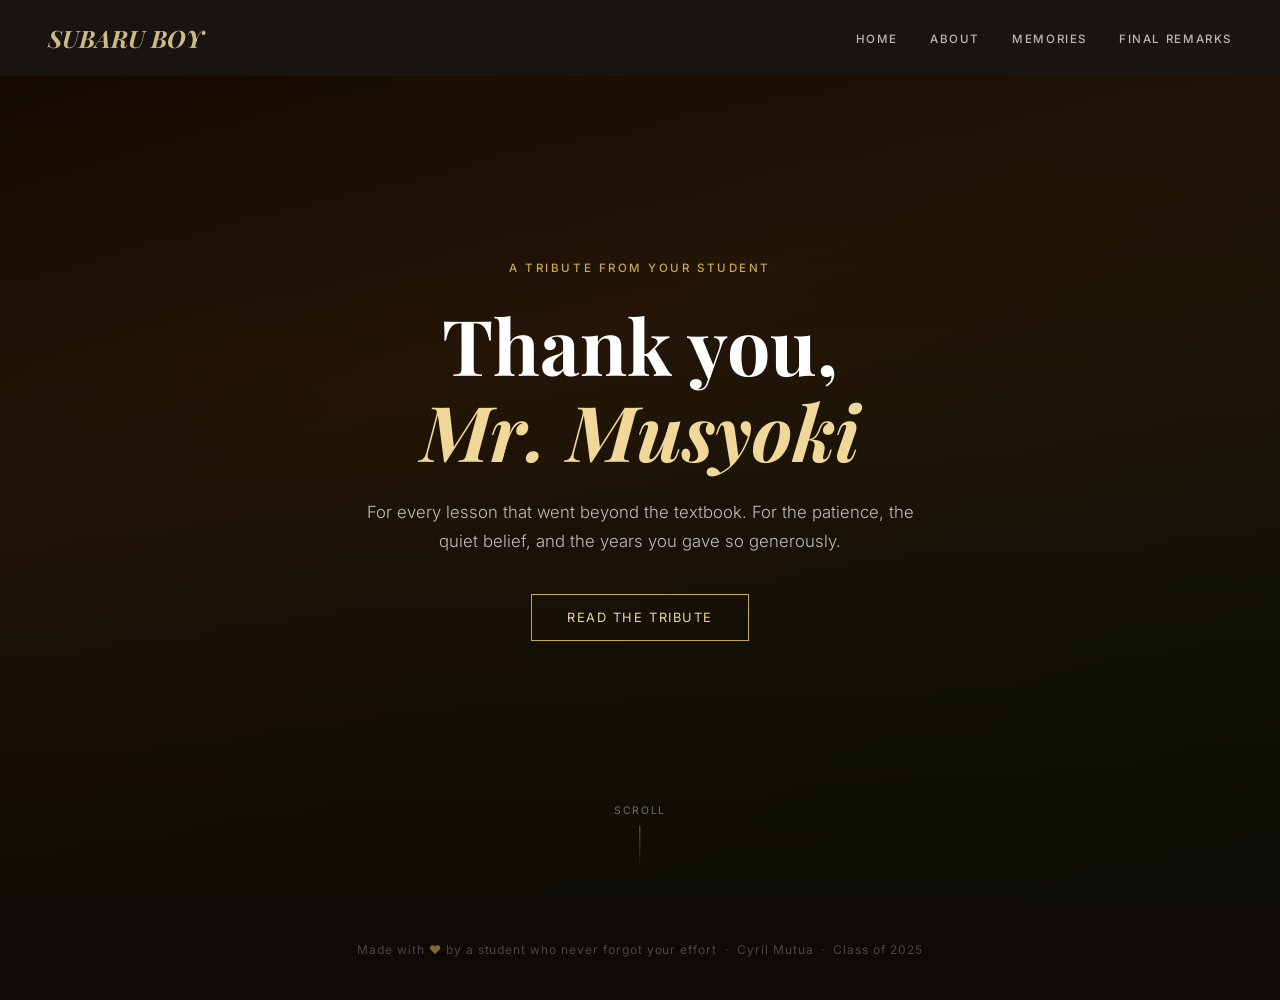
<file: tribute/home.html>
<!DOCTYPE html>
<html lang="en">
<head>
  <meta charset="UTF-8" />
  <meta name="viewport" content="width=device-width, initial-scale=1.0" />
  <title>To Mr. Musyoki — With Gratitude</title>

  <!-- Google Fonts -->
  <link href="https://fonts.googleapis.com/css2?family=Playfair+Display:ital,wght@0,400;0,700;1,400&family=Inter:wght@300;400;500&display=swap" rel="stylesheet" />

  <link rel="stylesheet" href="style.css" />

  <style>
    /* ─── Reset & Base ─── */
    *, *::before, *::after { box-sizing: border-box; margin: 0; padding: 0; }

    :root {
      --gold: #C9A84C;
      --gold-light: #F0D898;
      --cream: #FAF7F2;
      --deep: #1A1614;
      --text: #2D2520;
      --muted: #7A6E68;
      --serif: 'Playfair Display', Georgia, serif;
      --sans: 'Inter', system-ui, sans-serif;
    }

    html { scroll-behavior: smooth; }

    body {
      font-family: var(--sans);
      background: var(--cream);
      color: var(--text);
      overflow-x: hidden;
    }

    /* ─── NAV ─── */
    nav {
      position: fixed;
      top: 0; left: 0; right: 0;
      z-index: 100;
      display: flex;
      justify-content: center;
      gap: 2.5rem;
      padding: 1.1rem 2rem;
      background: transparent;
      transition: background 0.4s, backdrop-filter 0.4s;
    }

    nav.scrolled {
      background: rgba(26, 22, 20, 0.88);
      backdrop-filter: blur(12px);
    }

    nav a {
      font-family: var(--sans);
      font-size: 0.75rem;
      font-weight: 500;
      letter-spacing: 0.12em;
      text-transform: uppercase;
      color: rgba(255,255,255,0.8);
      text-decoration: none;
      transition: color 0.2s;
    }

    nav a:hover { color: var(--gold-light); }

    /* ─── HERO ─── */
    #hero {
      position: relative;
      height: 100vh;
      min-height: 600px;
      display: flex;
      align-items: center;
      justify-content: center;
      overflow: hidden;
    }

    /* Gradient background stand-in — replace .hero-bg with an actual photo */
    .hero-bg {
      position: absolute;
      inset: 0;
      background:
        linear-gradient(160deg, #1a0a00 0%, #2d1a08 40%, #0d1a0a 100%);
      /* ── SWAP THIS LINE with your teacher's photo: ──
         center/cover no-repeat;
         Then keep the overlay div below to darken it.         */
    }

    .hero-overlay {
      position: absolute;
      inset: 0;
      background: linear-gradient(
        to bottom,
        rgba(10,6,4,0.45) 0%,
        rgba(10,6,4,0.25) 40%,
        rgba(10,6,4,0.72) 100%
      );
    }

    /* Floating golden particles */
    .particles { position: absolute; inset: 0; pointer-events: none; }
    .particle {
      position: absolute;
      width: 3px; height: 3px;
      border-radius: 50%;
      background: var(--gold);
      opacity: 0;
      animation: drift var(--dur, 8s) var(--delay, 0s) infinite ease-in-out;
    }

    @keyframes drift {
      0%   { transform: translateY(100vh) translateX(0) scale(0); opacity: 0; }
      10%  { opacity: 0.6; }
      90%  { opacity: 0.3; }
      100% { transform: translateY(-10vh) translateX(var(--dx, 20px)) scale(1.4); opacity: 0; }
    }

    .hero-content {
      position: relative;
      text-align: center;
      padding: 0 1.5rem;
      max-width: 820px;
    }

    .hero-eyebrow {
      font-family: var(--sans);
      font-size: 0.72rem;
      font-weight: 500;
      letter-spacing: 0.22em;
      text-transform: uppercase;
      color: var(--gold);
      margin-bottom: 1.4rem;
      opacity: 0;
      transform: translateY(16px);
      animation: fadeUp 0.8s 0.3s forwards;
    }

    .hero-title {
      font-family: var(--serif);
      font-size: clamp(2.6rem, 6vw, 5.2rem);
      font-weight: 700;
      line-height: 1.12;
      color: #fff;
      margin-bottom: 1.6rem;
      opacity: 0;
      transform: translateY(20px);
      animation: fadeUp 0.9s 0.55s forwards;
    }

    .hero-title em {
      font-style: italic;
      color: var(--gold-light);
    }

    .hero-subtitle {
      font-family: var(--sans);
      font-size: 1.05rem;
      font-weight: 300;
      line-height: 1.7;
      color: rgba(255,255,255,0.72);
      max-width: 560px;
      margin: 0 auto 2.4rem;
      opacity: 0;
      transform: translateY(16px);
      animation: fadeUp 0.9s 0.8s forwards;
    }

    .hero-cta {
      display: inline-block;
      padding: 0.75rem 2.2rem;
      border: 1px solid var(--gold);
      color: var(--gold-light);
      font-size: 0.8rem;
      letter-spacing: 0.12em;
      text-transform: uppercase;
      text-decoration: none;
      transition: background 0.25s, color 0.25s;
      opacity: 0;
      animation: fadeUp 0.9s 1.05s forwards;
    }

    .hero-cta:hover {
      background: var(--gold);
      color: var(--deep);
    }

    .scroll-hint {
      position: absolute;
      bottom: 2rem;
      left: 50%;
      transform: translateX(-50%);
      display: flex;
      flex-direction: column;
      align-items: center;
      gap: 6px;
      color: rgba(255,255,255,0.4);
      font-size: 0.65rem;
      letter-spacing: 0.15em;
      text-transform: uppercase;
      animation: fadeIn 1s 1.5s both;
    }

    .scroll-hint::after {
      content: '';
      display: block;
      width: 1px;
      height: 42px;
      background: linear-gradient(to bottom, rgba(201,168,76,0.6), transparent);
      animation: pulse 2s 1.5s infinite;
    }

    @keyframes pulse {
      0%, 100% { opacity: 0.4; transform: scaleY(1); }
      50%       { opacity: 1;   transform: scaleY(1.1); }
    }

    /* ─── SECTION BASE ─── */
    section {
      padding: 6rem 1.5rem;
    }

    .container {
      max-width: 860px;
      margin: 0 auto;
    }

    .section-label {
      font-size: 0.68rem;
      font-weight: 500;
      letter-spacing: 0.2em;
      text-transform: uppercase;
      color: var(--gold);
      margin-bottom: 0.9rem;
    }

    .section-title {
      font-family: var(--serif);
      font-size: clamp(2rem, 4vw, 3rem);
      font-weight: 700;
      line-height: 1.2;
      color: var(--deep);
      margin-bottom: 1.6rem;
    }

          
    /* ─── FOOTER ─── */
    footer {
      background: #0d0a08;
      padding: 2.5rem 1.5rem;
      text-align: center;
      color: rgba(255,255,255,0.25);
      font-size: 0.75rem;
      letter-spacing: 0.08em;
    }

    footer span { color: var(--gold); opacity: 0.6; }

    /* ─── ANIMATIONS ─── */
    @keyframes fadeUp {
      to { opacity: 1; transform: translateY(0); }
    }

    @keyframes fadeIn {
      from { opacity: 0; }
      to   { opacity: 1; }
    }

    /* ─── RESPONSIVE ─── */
    @media (max-width: 640px) {
      .about-grid { grid-template-columns: 1fr; gap: 2.5rem; }
      .about-photo { display: none; }
      .about-stats { gap: 1.5rem; }
      .timeline { padding-left: 1.5rem; }
      nav { gap: 1.2rem; }
    }

    /* Reduced motion */
    @media (prefers-reduced-motion: reduce) {
      *, *::before, *::after { animation-duration: 0.01ms !important; transition-duration: 0.01ms !important; }
    }
  </style>
</head>
<body>

  <!-- ── NAV ── -->
  <nav class="nav" id="nav">
    <span class="nav-brand"><h2>SUBARU BOY</h2></span>
    <ul class="nav-links" id="navLinks">
      <li><a href="home.html">Home</a></li>
      <li><a href="about.html">About</a></li>
      <li><a href="memories.html">Memories</a></li>
      <li><a href="message.html">Final Remarks</a></li>
    </ul>
    <button class="nav-toggle" id="navToggle" aria-label="Toggle menu" aria-expanded="false">
      <span></span><span></span><span></span>
    </button>
  </nav>

  <!-- ── HERO ── -->
  <section id="hero">
    <div class="hero-bg" id="heroBg">
      <!--
        TO ADD YOUR TEACHER'S PHOTO:
        Replace the style on .hero-bg with:
        background: url('your-photo.jpg') center/cover no-repeat;
        Or add an <img> element here positioned absolute inset-0, object-fit: cover.
      -->
    </div>
    <div class="hero-overlay"></div>

    <!-- Particles -->
    <div class="particles" id="particles"></div>

    <div class="hero-content">
      <p class="hero-eyebrow">A tribute from your student</p>
      <h1 class="hero-title">
        Thank you,<br/><em>Mr. Musyoki</em>
      </h1>
      <p class="hero-subtitle">
        For every lesson that went beyond the textbook. For the patience, the
        quiet belief, and the years you gave so generously.
      </p>
      <a href="about.html" class="hero-cta">Read the tribute</a>
    </div>

    <div class="scroll-hint">Scroll</div>
  </section>
  
  <!-- FOOTER -->
  <footer>
    Made with <span>♥</span> by a student who never forgot your effort &nbsp;·&nbsp;
   Cyril Mutua &nbsp;·&nbsp; Class of 2025
  </footer>

  <script>
    /* ── Particles ── */
    const container = document.getElementById('particles');
    const count = 28;
    for (let i = 0; i < count; i++) {
      const p = document.createElement('div');
      p.className = 'particle';
      p.style.cssText = `
        left: ${Math.random() * 100}%;
        --dur: ${6 + Math.random() * 10}s;
        --delay: ${Math.random() * 10}s;
        --dx: ${(Math.random() - 0.5) * 80}px;
      `;
      container.appendChild(p);
    }

    /* ── Sticky nav ── */
    const nav = document.getElementById('nav');
    window.addEventListener('scroll', () => {
      nav.classList.toggle('scrolled', window.scrollY > 60);
    }, { passive: true });

    /* ── Scroll reveal ── */
    const reveals = document.querySelectorAll('.timeline-item, .quality-card');
    const observer = new IntersectionObserver((entries) => {
      entries.forEach((e, idx) => {
        if (e.isIntersecting) {
          setTimeout(() => e.target.classList.add('visible'), idx * 100);
          observer.unobserve(e.target);
        }
      });
    }, { threshold: 0.15 });

    reveals.forEach(el => observer.observe(el));

    /* ── Subtle parallax on hero bg ── */
    const heroBg = document.getElementById('heroBg');
    window.addEventListener('scroll', () => {
      const offset = window.scrollY;
      if (offset < window.innerHeight) {
        heroBg.style.transform = `translateY(${offset * 0.3}px)`;
      }
    }, { passive: true });
  </script>

</body>
</html>
</file>
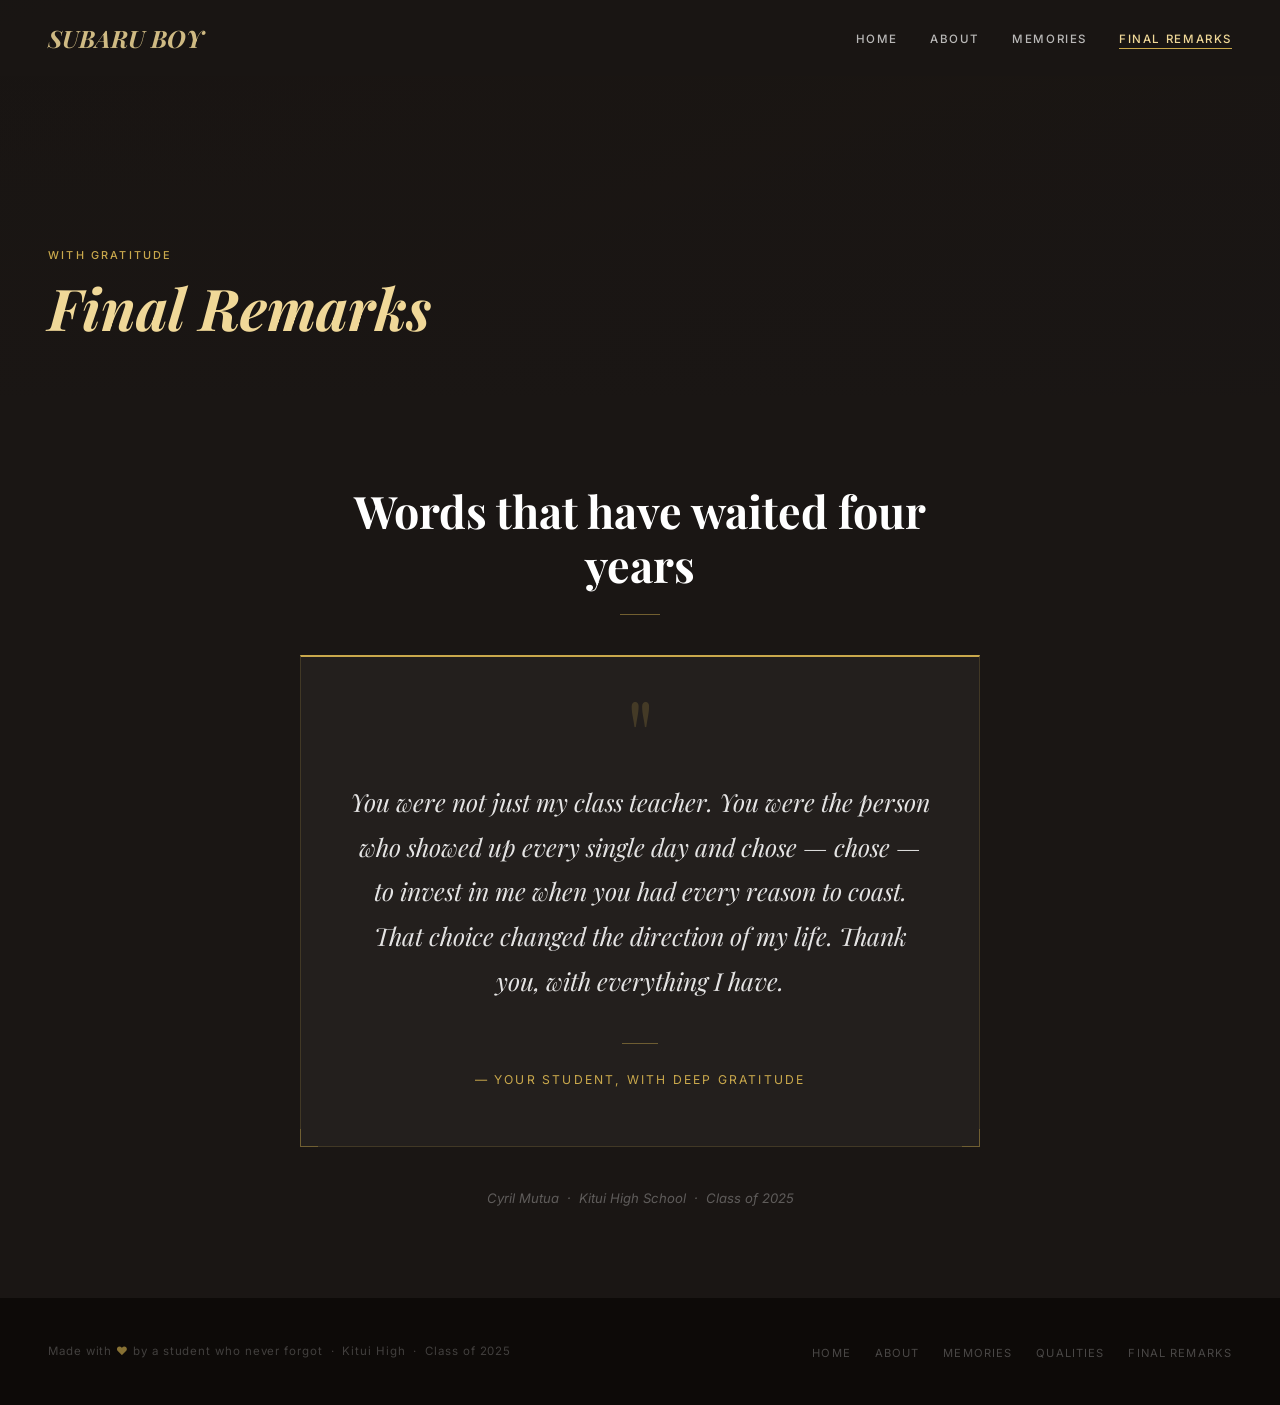
<file: tribute/message.html>
<!DOCTYPE html>
<html lang="en">
<head>
  <meta charset="UTF-8" />
  <meta name="viewport" content="width=device-width, initial-scale=1.0" />
  <title>Final Remarks — SUBARU BOY</title>
  <link href="https://fonts.googleapis.com/css2?family=Playfair+Display:ital,wght@0,400;0,700;1,400&family=Inter:wght@300;400;500&display=swap" rel="stylesheet" />
    <link rel="stylesheet" href="style.css" />


  <style>
    /* ── Letter / open-letter card ── */
    .letter-card {
      background: rgba(255,255,255,0.04);
      border: 1px solid rgba(201,168,76,0.18);
      border-top: 2px solid var(--gold);
      padding: 3.5rem 3rem;
      margin-top: 2rem;
      position: relative;
    }

    /* Decorative corner marks */
    .letter-card::before,
    .letter-card::after {
      content: '';
      position: absolute;
      width: 18px; height: 18px;
      border-color: var(--gold);
      border-style: solid;
      opacity: 0.35;
    }
    .letter-card::before {
      bottom: -1px; left: -1px;
      border-width: 0 0 1px 1px;
    }
    .letter-card::after {
      bottom: -1px; right: -1px;
      border-width: 0 1px 1px 0;
    }

    .quote-mark {
      font-family: var(--serif);
      font-size: 6rem;
      line-height: 0.4;
      color: var(--gold);
      opacity: 0.2;
      display: block;
      margin-bottom: 1.8rem;
      user-select: none;
    }

    .message-text {
      font-family: var(--serif);
      font-size: clamp(1.15rem, 2.4vw, 1.55rem);
      font-style: italic;
      line-height: 1.8;
      color: rgba(255,255,255,0.88);
      margin-bottom: 2.5rem;
    }

    /* Gold divider between message and signature */
    .message-divider {
      width: 36px;
      height: 1px;
      background: var(--gold);
      opacity: 0.45;
      margin: 0 auto 1.6rem;
    }

    .message-sig {
      font-size: 0.76rem;
      letter-spacing: 0.18em;
      text-transform: uppercase;
      color: var(--gold);
    }

    /* Bottom note beneath the card */
    .message-footnote {
      margin-top: 2.5rem;
      font-size: 0.82rem;
      line-height: 1.7;
      color: rgba(255,255,255,0.3);
      font-style: italic;
    }
  </style>
</head>
<body>

  <!-- ── NAV ── -->
  <nav class="nav" id="nav">
    <span class="nav-brand"><h2>SUBARU BOY</h2></span>
    <ul class="nav-links" id="navLinks">
      <li><a href="index.html">Home</a></li>
      <li><a href="about.html">About</a></li>
      <li><a href="memories.html">Memories</a></li>
      <li><a href="message.html">Final Remarks</a></li>
    </ul>
    <button class="nav-toggle" id="navToggle" aria-label="Toggle menu" aria-expanded="false">
      <span></span><span></span><span></span>
    </button>
  </nav>


  <!-- PAGE HERO -->
  <div class="page-hero">
    <div class="page-hero-bg" style="background: linear-gradient(160deg,#0d0a08,#1a1008,#0a0d18);"></div>
    <div class="page-hero-overlay"></div>
    <div class="page-hero-content">
      <p class="page-hero-label">With gratitude</p>
      <h1 class="page-hero-title"><em>Final Remarks</em></h1>
    </div>
  </div>

  <!-- MESSAGE SECTION -->
  <section class="section section--dark" id="message">
    <div class="container--narrow" style="text-align:center;">

          <h2 class="section-title" style="color:#fff;">Words that have waited four years</h2>
      <div class="divider" style="margin:0 auto 2.5rem;"></div>

      <!-- The letter card -->
      <div class="letter-card reveal">
        <span class="quote-mark" aria-hidden="true">"</span>
        <p class="message-text">
          You were not just my class teacher. You were the person who showed up every
          single day and chose — chose — to invest in me when you had every
          reason to coast. That choice changed the direction of my life. Thank you, with everything I have.
        </p>
        <div class="message-divider"></div>
        <p class="message-sig">— Your student, with deep gratitude</p>
      </div>

      <p class="message-footnote reveal">
        Cyril Mutua &nbsp;·&nbsp; Kitui High School &nbsp;·&nbsp; Class of 2025
      </p>

    </div>
  </section>

  <!-- FOOTER -->
  <footer class="footer">
    <p class="footer-copy">Made with <span>♥</span> by a student who never forgot &nbsp;·&nbsp; Kitui High &nbsp;·&nbsp; Class of 2025</p>
    <ul class="footer-links">
      <li><a href="index.html">Home</a></li>
      <li><a href="about.html">About</a></li>
      <li><a href="memories.html">Memories</a></li>
      <li><a href="qualities.html">Qualities</a></li>
      <li><a href="message.html">Final Remarks</a></li>
    </ul>
  </footer>

 <script src="main.js" defer></script>
</body>
</html>
</file>
<file: style.css>
/* ═══════════════════════════════════════════════
   style.css — Shared styles for all pages
   Teacher Appreciation Website
═══════════════════════════════════════════════ */

@import url('https://fonts.googleapis.com/css2?family=Playfair+Display:ital,wght@0,400;0,700;1,400&family=Inter:wght@300;400;500&display=swap');

/* ─── CSS Variables ─── */
:root {
  --gold:        #C9A84C;
  --gold-light:  #F0D898;
  --gold-dim:    rgba(201, 168, 76, 0.2);
  --cream:       #FAF7F2;
  --white:       #FFFFFF;
  --deep:        #1A1614;
  --deep-2:      #0D0A08;
  --text:        #2D2520;
  --muted:       #7A6E68;
  --border:      rgba(201, 168, 76, 0.18);

  --serif: 'Playfair Display', Georgia, serif;
  --sans:  'Inter', system-ui, sans-serif;

  --radius-sm: 2px;
  --radius-md: 6px;

  --transition: 0.25s ease;
}

/* ─── Reset ─── */
*, *::before, *::after {
  box-sizing: border-box;
  margin: 0;
  padding: 0;
}

html {
  scroll-behavior: smooth;
  font-size: 16px;
}

body {
  font-family: var(--sans);
  background: var(--cream);
  color: var(--text);
  overflow-x: hidden;
  line-height: 1.7;
}

img {
  display: block;
  max-width: 100%;
}

a {
  color: inherit;
  text-decoration: none;
}


/* ══════════════════════════════════════
   NAVIGATION
══════════════════════════════════════ */

.nav {
  position: fixed;
  top: 0; left: 0; right: 0;
  z-index: 200;
  display: flex;
  align-items: center;
  justify-content: space-between;
  padding: 1.1rem 3rem;
 background: rgba(26, 22, 20, 0.88);
  transition: background var(--transition), backdrop-filter var(--transition);
}

.nav.scrolled {
  background: rgba(26, 22, 20, 0.90);
  backdrop-filter: blur(14px);
  -webkit-backdrop-filter: blur(14px);
}

/* Brand / site title in nav */
.nav-brand {
  font-family: var(--serif);
  font-style: italic;
  font-size: 1rem;
  color: var(--gold-light);
  opacity: 0.85;
  white-space: nowrap;
}

/* Nav links */
.nav-links {
  display: flex;
  gap: 2rem;
  list-style: none;
}

.nav-links a {
  font-size: 0.72rem;
  font-weight: 500;
  letter-spacing: 0.14em;
  text-transform: uppercase;
  color: rgba(255, 255, 255, 0.7);
  transition: color var(--transition);
  position: relative;
  padding-bottom: 3px;
}

.nav-links a::after {
  content: '';
  position: absolute;
  bottom: 0; left: 0;
  width: 0; height: 1px;
  background: var(--gold);
  transition: width var(--transition);
}

.nav-links a:hover,
.nav-links a.active {
  color: var(--gold-light);
}

.nav-links a:hover::after,
.nav-links a.active::after {
  width: 100%;
}

/* Hamburger (mobile) */
.nav-toggle {
  display: none;
  flex-direction: column;
  gap: 5px;
  cursor: pointer;
  background: none;
  border: none;
  padding: 4px;
}

.nav-toggle span {
  display: block;
  width: 22px;
  height: 1.5px;
  background: rgba(255,255,255,0.8);
  transition: transform 0.3s, opacity 0.3s;
}

.nav-toggle.open span:nth-child(1) { transform: translateY(6.5px) rotate(45deg); }
.nav-toggle.open span:nth-child(2) { opacity: 0; }
.nav-toggle.open span:nth-child(3) { transform: translateY(-6.5px) rotate(-45deg); }


/* ══════════════════════════════════════
   PAGE HERO (used on inner pages)
══════════════════════════════════════ */

.page-hero {
  height: 44vh;
  min-height: 320px;
  position: relative;
  display: flex;
  align-items: flex-end;
  padding: 3rem 3rem 3.5rem;
  background: var(--deep);
  overflow: hidden;
}

.page-hero-bg {
  position: absolute;
  inset: 0;
  background-size: cover;
  background-position: center;
  opacity: 0.25;
  transition: transform 0.1s linear;
}

.page-hero-overlay {
  position: absolute;
  inset: 0;
  background: linear-gradient(
    to top,
    rgba(26,22,20,0.95) 0%,
    rgba(26,22,20,0.4) 100%
  );
}

.page-hero-content {
  position: relative;
  max-width: 720px;
}

.page-hero-label {
  font-size: 0.68rem;
  font-weight: 500;
  letter-spacing: 0.2em;
  text-transform: uppercase;
  color: var(--gold);
  margin-bottom: 0.6rem;
}

.page-hero-title {
  font-family: var(--serif);
  font-size: clamp(2rem, 5vw, 3.6rem);
  font-weight: 700;
  color: #fff;
  line-height: 1.15;
}

.page-hero-title em {
  font-style: italic;
  color: var(--gold-light);
}


/* ══════════════════════════════════════
   SECTION LAYOUT
══════════════════════════════════════ */

.section {
  padding: 5.5rem 3rem;
}

.section--dark {
  background: var(--deep);
}

.section--white {
  background: var(--white);
}

.section--cream {
  background: var(--cream);
}

.container {
  max-width: 900px;
  margin: 0 auto;
}

.container--narrow {
  max-width: 680px;
  margin: 0 auto;
}

/* Section header */
.section-label {
  font-size: 0.68rem;
  font-weight: 500;
  letter-spacing: 0.2em;
  text-transform: uppercase;
  color: var(--gold);
  margin-bottom: 0.75rem;
  display: block;
}

.section-title {
  font-family: var(--serif);
  font-size: clamp(1.8rem, 3.5vw, 2.8rem);
  font-weight: 700;
  line-height: 1.2;
  color: var(--deep);
  margin-bottom: 1.4rem;
}

.section--dark .section-title {
  color: #fff;
}

.section-intro {
  font-size: 1rem;
  line-height: 1.8;
  color: var(--muted);
  max-width: 560px;
  margin-bottom: 3rem;
}

.section--dark .section-intro {
  color: rgba(255,255,255,0.5);
}

/* Divider */
.divider {
  width: 40px;
  height: 1px;
  background: var(--gold);
  opacity: 0.5;
  margin: 1.5rem 0;
}


/* ══════════════════════════════════════
   TYPOGRAPHY UTILITIES
══════════════════════════════════════ */

.serif { font-family: var(--serif); }
.italic { font-style: italic; }
.gold { color: var(--gold); }
.gold-light { color: var(--gold-light); }
.muted { color: var(--muted); }
.text-center { text-align: center; }
.text-sm { font-size: 0.88rem; }

.body-text {
  font-size: 1rem;
  line-height: 1.85;
  color: var(--muted);
  margin-bottom: 1.2rem;
}

.body-text strong {
  color: var(--text);
  font-weight: 500;
}

.section--dark .body-text {
  color: rgba(255,255,255,0.55);
}


/* ══════════════════════════════════════
   STATS ROW
══════════════════════════════════════ */

.stats-row {
  display: flex;
  gap: 2.5rem;
  padding-top: 2rem;
  margin-top: 2rem;
  border-top: 1px solid var(--border);
  flex-wrap: wrap;
}

.stat-number {
  font-family: var(--serif);
  font-size: 2.2rem;
  font-weight: 700;
  color: var(--gold);
  line-height: 1;
  margin-bottom: 0.25rem;
}

.stat-label {
  font-size: 0.7rem;
  letter-spacing: 0.12em;
  text-transform: uppercase;
  color: var(--muted);
}


/* ══════════════════════════════════════
   CARDS
══════════════════════════════════════ */

.card-grid {
  display: grid;
  grid-template-columns: repeat(auto-fit, minmax(210px, 1fr));
  gap: 1.4rem;
  margin-top: 2.5rem;
}

.card {
  padding: 1.8rem 1.5rem;
  background: var(--cream);
  border: 1px solid var(--border);
  border-top: 2px solid var(--gold);
}

.section--white .card {
  background: var(--cream);
}

.card-icon {
  font-size: 1.5rem;
  margin-bottom: 1rem;
}

.card-title {
  font-family: var(--serif);
  font-size: 1.1rem;
  font-weight: 700;
  color: var(--deep);
  margin-bottom: 0.5rem;
}

.card-text {
  font-size: 0.88rem;
  line-height: 1.7;
  color: var(--muted);
}


/* ══════════════════════════════════════
   TIMELINE
══════════════════════════════════════ */

.timeline {
  position: relative;
  padding-left: 2.2rem;
  margin-top: 1rem;
}

.timeline::before {
  content: '';
  position: absolute;
  left: 0; top: 0; bottom: 0;
  width: 1px;
  background: linear-gradient(
    to bottom,
    transparent,
    var(--gold) 8%,
    var(--gold) 92%,
    transparent
  );
  opacity: 0.3;
}

.timeline-item {
  position: relative;
  padding-bottom: 3rem;
}

.timeline-item::before {
  content: '';
  position: absolute;
  left: -2.2rem;
  top: 0.4rem;
  width: 7px; height: 7px;
  border-radius: 50%;
  background: var(--gold);
  box-shadow: 0 0 10px rgba(201,168,76,0.45);
}

.timeline-year {
  font-size: 0.66rem;
  letter-spacing: 0.18em;
  text-transform: uppercase;
  color: var(--gold);
  margin-bottom: 0.35rem;
}

.timeline-heading {
  font-family: var(--serif);
  font-size: 1.2rem;
  font-weight: 700;
  color: #fff;
  margin-bottom: 0.5rem;
}

.timeline-text {
  font-size: 0.95rem;
  line-height: 1.78;
  color: rgba(255,255,255,0.5);
}


/* ══════════════════════════════════════
   PHOTO FRAME (portrait)
══════════════════════════════════════ */

.photo-frame {
  position: relative;
  display: inline-block;
  width: 100%;
}

.photo-frame img,
.photo-frame .photo-placeholder {
  width: 100%;
  aspect-ratio: 3/4;
  object-fit: cover;
  display: block;
}

.photo-placeholder {
  background: linear-gradient(135deg, #2d1a08, #1a0a00);
  display: flex;
  align-items: center;
  justify-content: center;
  font-family: var(--serif);
  font-style: italic;
  color: rgba(201,168,76,0.4);
  font-size: 0.9rem;
  text-align: center;
  padding: 1.5rem;
}

.photo-frame::after {
  content: '';
  position: absolute;
  inset: 14px 14px -14px -14px;
  border: 1px solid var(--gold);
  opacity: 0.35;
  z-index: -1;
  pointer-events: none;
}


/* ══════════════════════════════════════
   QUOTE BLOCK
══════════════════════════════════════ */

.quote-block {
  text-align: center;
  padding: 2rem 0;
}

.quote-mark {
  font-family: var(--serif);
  font-size: 6rem;
  line-height: 0.4;
  color: var(--gold);
  opacity: 0.2;
  display: block;
  margin-bottom: 1.5rem;
  user-select: none;
}

.quote-text {
  font-family: var(--serif);
  font-size: clamp(1.2rem, 2.5vw, 1.65rem);
  font-style: italic;
  line-height: 1.65;
  color: rgba(255,255,255,0.88);
  margin-bottom: 2rem;
}

.quote-sig {
  font-size: 0.75rem;
  letter-spacing: 0.16em;
  text-transform: uppercase;
  color: var(--gold);
}


/* ══════════════════════════════════════
   BUTTON / CTA
══════════════════════════════════════ */

.btn {
  display: inline-block;
  padding: 0.72rem 2rem;
  font-size: 0.75rem;
  font-weight: 500;
  letter-spacing: 0.12em;
  text-transform: uppercase;
  border: 1px solid var(--gold);
  color: var(--gold-light);
  background: transparent;
  cursor: pointer;
  transition: background var(--transition), color var(--transition);
}

.btn:hover {
  background: var(--gold);
  color: var(--deep);
}

.btn--solid {
  background: var(--gold);
  color: var(--deep);
}

.btn--solid:hover {
  background: var(--gold-light);
}


/* ══════════════════════════════════════
   GALLERY GRID
══════════════════════════════════════ */

.gallery-grid {
  display: grid;
  grid-template-columns: repeat(auto-fill, minmax(240px, 1fr));
  gap: 1rem;
  margin-top: 2.5rem;
}

.gallery-item {
  aspect-ratio: 4/3;
  overflow: hidden;
  background: #2d1a08;
  position: relative;
  cursor: pointer;
}

.gallery-item img {
  width: 100%;
  height: 100%;
  object-fit: cover;
  transition: transform 0.5s ease;
}

.gallery-item:hover img {
  transform: scale(1.05);
}

.gallery-caption {
  position: absolute;
  bottom: 0; left: 0; right: 0;
  padding: 0.75rem 1rem;
  background: linear-gradient(to top, rgba(10,6,4,0.85), transparent);
  font-size: 0.8rem;
  color: rgba(255,255,255,0.8);
  transform: translateY(100%);
  transition: transform 0.3s ease;
}

.gallery-item:hover .gallery-caption {
  transform: translateY(0);
}


/* ══════════════════════════════════════
   FOOTER
══════════════════════════════════════ */

.footer {
  background: var(--deep-2);
  padding: 2.5rem 3rem;
  display: flex;
  align-items: center;
  justify-content: space-between;
  flex-wrap: wrap;
  gap: 1rem;
}

.footer-copy {
  font-size: 0.72rem;
  letter-spacing: 0.08em;
  color: rgba(255,255,255,0.22);
}

.footer-copy span {
  color: var(--gold);
  opacity: 0.65;
}

.footer-links {
  display: flex;
  gap: 1.5rem;
  list-style: none;
}

.footer-links a {
  font-size: 0.7rem;
  letter-spacing: 0.1em;
  text-transform: uppercase;
  color: rgba(255,255,255,0.25);
  transition: color var(--transition);
}

.footer-links a:hover {
  color: var(--gold);
}


/* ══════════════════════════════════════
   SCROLL REVEAL (base state)
══════════════════════════════════════ */

.reveal {
  opacity: 0;
  transform: translateY(24px);
  transition: opacity 0.65s ease, transform 0.65s ease;
}

.reveal.from-left {
  transform: translateX(-24px);
}

.reveal.from-right {
  transform: translateX(24px);
}

.reveal.visible {
  opacity: 1;
  transform: translate(0, 0);
}

/* Staggered children */
.stagger > * {
  opacity: 0;
  transform: translateY(20px);
  transition: opacity 0.5s ease, transform 0.5s ease;
}

.stagger.visible > *:nth-child(1) { transition-delay: 0.05s; }
.stagger.visible > *:nth-child(2) { transition-delay: 0.15s; }
.stagger.visible > *:nth-child(3) { transition-delay: 0.25s; }
.stagger.visible > *:nth-child(4) { transition-delay: 0.35s; }
.stagger.visible > *:nth-child(5) { transition-delay: 0.45s; }

.stagger.visible > * {
  opacity: 1;
  transform: translateY(0);
}


/* ══════════════════════════════════════
   PARTICLES (hero)
══════════════════════════════════════ */

.particles {
  position: absolute;
  inset: 0;
  pointer-events: none;
  overflow: hidden;
}

.particle {
  position: absolute;
  width: 3px; height: 3px;
  border-radius: 50%;
  background: var(--gold);
  opacity: 0;
  animation: drift var(--dur, 9s) var(--delay, 0s) infinite ease-in-out;
}

@keyframes drift {
  0%   { transform: translateY(100vh) translateX(0) scale(0); opacity: 0; }
  10%  { opacity: 0.55; }
  90%  { opacity: 0.25; }
  100% { transform: translateY(-8vh) translateX(var(--dx, 30px)) scale(1.3); opacity: 0; }
}


/* ══════════════════════════════════════
   RESPONSIVE
══════════════════════════════════════ */

@media (max-width: 768px) {
  .nav { padding: 1rem 1.5rem; }
  .nav-links {
    display: none;
    position: fixed;
    inset: 0;
    background: rgba(13,10,8,0.97);
    flex-direction: column;
    align-items: center;
    justify-content: center;
    gap: 2.5rem;
    z-index: 150;
  }
  .nav-links.open { display: flex; }
  .nav-links a { font-size: 1rem; letter-spacing: 0.1em; }
  .nav-toggle { display: flex; z-index: 160; }

  .section { padding: 4rem 1.5rem; }
  .page-hero { padding: 2rem 1.5rem 3rem; }
  .footer { padding: 2rem 1.5rem; flex-direction: column; text-align: center; }
  .stats-row { gap: 1.5rem; }
  .timeline { padding-left: 1.5rem; }
  .timeline-item::before { left: -1.5rem; }
  .card-grid { grid-template-columns: 1fr 1fr; }
}

@media (max-width: 480px) {
  .card-grid { grid-template-columns: 1fr; }
  .gallery-grid { grid-template-columns: 1fr 1fr; }
  .footer-links { display: none; }
}

/* Reduced motion */
@media (prefers-reduced-motion: reduce) {
  *, *::before, *::after {
    animation-duration: 0.01ms !important;
    transition-duration: 0.01ms !important;
  }
  .reveal, .stagger > * { opacity: 1; transform: none; }
}
</file>
<file: tribute/style.css>
/* ═══════════════════════════════════════════════
   style.css — Shared styles for all pages
   Teacher Appreciation Website
═══════════════════════════════════════════════ */

@import url('https://fonts.googleapis.com/css2?family=Playfair+Display:ital,wght@0,400;0,700;1,400&family=Inter:wght@300;400;500&display=swap');

/* ─── CSS Variables ─── */
:root {
  --gold:        #C9A84C;
  --gold-light:  #F0D898;
  --gold-dim:    rgba(201, 168, 76, 0.2);
  --cream:       #FAF7F2;
  --white:       #FFFFFF;
  --deep:        #1A1614;
  --deep-2:      #0D0A08;
  --text:        #2D2520;
  --muted:       #7A6E68;
  --border:      rgba(201, 168, 76, 0.18);

  --serif: 'Playfair Display', Georgia, serif;
  --sans:  'Inter', system-ui, sans-serif;

  --radius-sm: 2px;
  --radius-md: 6px;

  --transition: 0.25s ease;
}

/* ─── Reset ─── */
*, *::before, *::after {
  box-sizing: border-box;
  margin: 0;
  padding: 0;
}

html {
  scroll-behavior: smooth;
  font-size: 16px;
}

body {
  font-family: var(--sans);
  background: var(--cream);
  color: var(--text);
  overflow-x: hidden;
  line-height: 1.7;
}

img {
  display: block;
  max-width: 100%;
}

a {
  color: inherit;
  text-decoration: none;
}


/* ══════════════════════════════════════
   NAVIGATION
══════════════════════════════════════ */

.nav {
  position: fixed;
  top: 0; left: 0; right: 0;
  z-index: 200;
  display: flex;
  align-items: center;
  justify-content: space-between;
  padding: 1.1rem 3rem;
 background: rgba(26, 22, 20, 0.88);
  transition: background var(--transition), backdrop-filter var(--transition);
}

.nav.scrolled {
  background: rgba(26, 22, 20, 0.90);
  backdrop-filter: blur(14px);
  -webkit-backdrop-filter: blur(14px);
}

/* Brand / site title in nav */
.nav-brand {
  font-family: var(--serif);
  font-style: italic;
  font-size: 1rem;
  color: var(--gold-light);
  opacity: 0.85;
  white-space: nowrap;
}

/* Nav links */
.nav-links {
  display: flex;
  gap: 2rem;
  list-style: none;
}

.nav-links a {
  font-size: 0.72rem;
  font-weight: 500;
  letter-spacing: 0.14em;
  text-transform: uppercase;
  color: rgba(255, 255, 255, 0.7);
  transition: color var(--transition);
  position: relative;
  padding-bottom: 3px;
}

.nav-links a::after {
  content: '';
  position: absolute;
  bottom: 0; left: 0;
  width: 0; height: 1px;
  background: var(--gold);
  transition: width var(--transition);
}

.nav-links a:hover,
.nav-links a.active {
  color: var(--gold-light);
}

.nav-links a:hover::after,
.nav-links a.active::after {
  width: 100%;
}

/* Hamburger (mobile) */
.nav-toggle {
  display: none;
  flex-direction: column;
  gap: 5px;
  cursor: pointer;
  background: none;
  border: none;
  padding: 4px;
}

.nav-toggle span {
  display: block;
  width: 22px;
  height: 1.5px;
  background: rgba(255,255,255,0.8);
  transition: transform 0.3s, opacity 0.3s;
}

.nav-toggle.open span:nth-child(1) { transform: translateY(6.5px) rotate(45deg); }
.nav-toggle.open span:nth-child(2) { opacity: 0; }
.nav-toggle.open span:nth-child(3) { transform: translateY(-6.5px) rotate(-45deg); }


/* ══════════════════════════════════════
   PAGE HERO (used on inner pages)
══════════════════════════════════════ */

.page-hero {
  height: 44vh;
  min-height: 320px;
  position: relative;
  display: flex;
  align-items: flex-end;
  padding: 3rem 3rem 3.5rem;
  background: var(--deep);
  overflow: hidden;
}

.page-hero-bg {
  position: absolute;
  inset: 0;
  background-size: cover;
  background-position: center;
  opacity: 0.25;
  transition: transform 0.1s linear;
}

.page-hero-overlay {
  position: absolute;
  inset: 0;
  background: linear-gradient(
    to top,
    rgba(26,22,20,0.95) 0%,
    rgba(26,22,20,0.4) 100%
  );
}

.page-hero-content {
  position: relative;
  max-width: 720px;
}

.page-hero-label {
  font-size: 0.68rem;
  font-weight: 500;
  letter-spacing: 0.2em;
  text-transform: uppercase;
  color: var(--gold);
  margin-bottom: 0.6rem;
}

.page-hero-title {
  font-family: var(--serif);
  font-size: clamp(2rem, 5vw, 3.6rem);
  font-weight: 700;
  color: #fff;
  line-height: 1.15;
}

.page-hero-title em {
  font-style: italic;
  color: var(--gold-light);
}


/* ══════════════════════════════════════
   SECTION LAYOUT
══════════════════════════════════════ */

.section {
  padding: 5.5rem 3rem;
}

.section--dark {
  background: var(--deep);
}

.section--white {
  background: var(--white);
}

.section--cream {
  background: var(--cream);
}

.container {
  max-width: 900px;
  margin: 0 auto;
}

.container--narrow {
  max-width: 680px;
  margin: 0 auto;
}

/* Section header */
.section-label {
  font-size: 0.68rem;
  font-weight: 500;
  letter-spacing: 0.2em;
  text-transform: uppercase;
  color: var(--gold);
  margin-bottom: 0.75rem;
  display: block;
}

.section-title {
  font-family: var(--serif);
  font-size: clamp(1.8rem, 3.5vw, 2.8rem);
  font-weight: 700;
  line-height: 1.2;
  color: var(--deep);
  margin-bottom: 1.4rem;
}

.section--dark .section-title {
  color: #fff;
}

.section-intro {
  font-size: 1rem;
  line-height: 1.8;
  color: var(--muted);
  max-width: 560px;
  margin-bottom: 3rem;
}

.section--dark .section-intro {
  color: rgba(255,255,255,0.5);
}

/* Divider */
.divider {
  width: 40px;
  height: 1px;
  background: var(--gold);
  opacity: 0.5;
  margin: 1.5rem 0;
}


/* ══════════════════════════════════════
   TYPOGRAPHY UTILITIES
══════════════════════════════════════ */

.serif { font-family: var(--serif); }
.italic { font-style: italic; }
.gold { color: var(--gold); }
.gold-light { color: var(--gold-light); }
.muted { color: var(--muted); }
.text-center { text-align: center; }
.text-sm { font-size: 0.88rem; }

.body-text {
  font-size: 1rem;
  line-height: 1.85;
  color: var(--muted);
  margin-bottom: 1.2rem;
}

.body-text strong {
  color: var(--text);
  font-weight: 500;
}

.section--dark .body-text {
  color: rgba(255,255,255,0.55);
}


/* ══════════════════════════════════════
   STATS ROW
══════════════════════════════════════ */

.stats-row {
  display: flex;
  gap: 2.5rem;
  padding-top: 2rem;
  margin-top: 2rem;
  border-top: 1px solid var(--border);
  flex-wrap: wrap;
}

.stat-number {
  font-family: var(--serif);
  font-size: 2.2rem;
  font-weight: 700;
  color: var(--gold);
  line-height: 1;
  margin-bottom: 0.25rem;
}

.stat-label {
  font-size: 0.7rem;
  letter-spacing: 0.12em;
  text-transform: uppercase;
  color: var(--muted);
}


/* ══════════════════════════════════════
   CARDS
══════════════════════════════════════ */

.card-grid {
  display: grid;
  grid-template-columns: repeat(auto-fit, minmax(210px, 1fr));
  gap: 1.4rem;
  margin-top: 2.5rem;
}

.card {
  padding: 1.8rem 1.5rem;
  background: var(--cream);
  border: 1px solid var(--border);
  border-top: 2px solid var(--gold);
}

.section--white .card {
  background: var(--cream);
}

.card-icon {
  font-size: 1.5rem;
  margin-bottom: 1rem;
}

.card-title {
  font-family: var(--serif);
  font-size: 1.1rem;
  font-weight: 700;
  color: var(--deep);
  margin-bottom: 0.5rem;
}

.card-text {
  font-size: 0.88rem;
  line-height: 1.7;
  color: var(--muted);
}


/* ══════════════════════════════════════
   TIMELINE
══════════════════════════════════════ */

.timeline {
  position: relative;
  padding-left: 2.2rem;
  margin-top: 1rem;
}

.timeline::before {
  content: '';
  position: absolute;
  left: 0; top: 0; bottom: 0;
  width: 1px;
  background: linear-gradient(
    to bottom,
    transparent,
    var(--gold) 8%,
    var(--gold) 92%,
    transparent
  );
  opacity: 0.3;
}

.timeline-item {
  position: relative;
  padding-bottom: 3rem;
}

.timeline-item::before {
  content: '';
  position: absolute;
  left: -2.2rem;
  top: 0.4rem;
  width: 7px; height: 7px;
  border-radius: 50%;
  background: var(--gold);
  box-shadow: 0 0 10px rgba(201,168,76,0.45);
}

.timeline-year {
  font-size: 0.66rem;
  letter-spacing: 0.18em;
  text-transform: uppercase;
  color: var(--gold);
  margin-bottom: 0.35rem;
}

.timeline-heading {
  font-family: var(--serif);
  font-size: 1.2rem;
  font-weight: 700;
  color: #fff;
  margin-bottom: 0.5rem;
}

.timeline-text {
  font-size: 0.95rem;
  line-height: 1.78;
  color: rgba(255,255,255,0.5);
}


/* ══════════════════════════════════════
   PHOTO FRAME (portrait)
══════════════════════════════════════ */

.photo-frame {
  position: relative;
  display: inline-block;
  width: 100%;
}

.photo-frame img,
.photo-frame .photo-placeholder {
  width: 100%;
  aspect-ratio: 3/4;
  object-fit: cover;
  display: block;
}

.photo-placeholder {
  background: linear-gradient(135deg, #2d1a08, #1a0a00);
  display: flex;
  align-items: center;
  justify-content: center;
  font-family: var(--serif);
  font-style: italic;
  color: rgba(201,168,76,0.4);
  font-size: 0.9rem;
  text-align: center;
  padding: 1.5rem;
}

.photo-frame::after {
  content: '';
  position: absolute;
  inset: 14px 14px -14px -14px;
  border: 1px solid var(--gold);
  opacity: 0.35;
  z-index: -1;
  pointer-events: none;
}


/* ══════════════════════════════════════
   QUOTE BLOCK
══════════════════════════════════════ */

.quote-block {
  text-align: center;
  padding: 2rem 0;
}

.quote-mark {
  font-family: var(--serif);
  font-size: 6rem;
  line-height: 0.4;
  color: var(--gold);
  opacity: 0.2;
  display: block;
  margin-bottom: 1.5rem;
  user-select: none;
}

.quote-text {
  font-family: var(--serif);
  font-size: clamp(1.2rem, 2.5vw, 1.65rem);
  font-style: italic;
  line-height: 1.65;
  color: rgba(255,255,255,0.88);
  margin-bottom: 2rem;
}

.quote-sig {
  font-size: 0.75rem;
  letter-spacing: 0.16em;
  text-transform: uppercase;
  color: var(--gold);
}


/* ══════════════════════════════════════
   BUTTON / CTA
══════════════════════════════════════ */

.btn {
  display: inline-block;
  padding: 0.72rem 2rem;
  font-size: 0.75rem;
  font-weight: 500;
  letter-spacing: 0.12em;
  text-transform: uppercase;
  border: 1px solid var(--gold);
  color: var(--gold-light);
  background: transparent;
  cursor: pointer;
  transition: background var(--transition), color var(--transition);
}

.btn:hover {
  background: var(--gold);
  color: var(--deep);
}

.btn--solid {
  background: var(--gold);
  color: var(--deep);
}

.btn--solid:hover {
  background: var(--gold-light);
}


/* ══════════════════════════════════════
   GALLERY GRID
══════════════════════════════════════ */

.gallery-grid {
  display: grid;
  grid-template-columns: repeat(auto-fill, minmax(240px, 1fr));
  gap: 1rem;
  margin-top: 2.5rem;
}

.gallery-item {
  aspect-ratio: 4/3;
  overflow: hidden;
  background: #2d1a08;
  position: relative;
  cursor: pointer;
}

.gallery-item img {
  width: 100%;
  height: 100%;
  object-fit: cover;
  transition: transform 0.5s ease;
}

.gallery-item:hover img {
  transform: scale(1.05);
}

.gallery-caption {
  position: absolute;
  bottom: 0; left: 0; right: 0;
  padding: 0.75rem 1rem;
  background: linear-gradient(to top, rgba(10,6,4,0.85), transparent);
  font-size: 0.8rem;
  color: rgba(255,255,255,0.8);
  transform: translateY(100%);
  transition: transform 0.3s ease;
}

.gallery-item:hover .gallery-caption {
  transform: translateY(0);
}


/* ══════════════════════════════════════
   FOOTER
══════════════════════════════════════ */

.footer {
  background: var(--deep-2);
  padding: 2.5rem 3rem;
  display: flex;
  align-items: center;
  justify-content: space-between;
  flex-wrap: wrap;
  gap: 1rem;
}

.footer-copy {
  font-size: 0.72rem;
  letter-spacing: 0.08em;
  color: rgba(255,255,255,0.22);
}

.footer-copy span {
  color: var(--gold);
  opacity: 0.65;
}

.footer-links {
  display: flex;
  gap: 1.5rem;
  list-style: none;
}

.footer-links a {
  font-size: 0.7rem;
  letter-spacing: 0.1em;
  text-transform: uppercase;
  color: rgba(255,255,255,0.25);
  transition: color var(--transition);
}

.footer-links a:hover {
  color: var(--gold);
}


/* ══════════════════════════════════════
   SCROLL REVEAL (base state)
══════════════════════════════════════ */

.reveal {
  opacity: 0;
  transform: translateY(24px);
  transition: opacity 0.65s ease, transform 0.65s ease;
}

.reveal.from-left {
  transform: translateX(-24px);
}

.reveal.from-right {
  transform: translateX(24px);
}

.reveal.visible {
  opacity: 1;
  transform: translate(0, 0);
}

/* Staggered children */
.stagger > * {
  opacity: 0;
  transform: translateY(20px);
  transition: opacity 0.5s ease, transform 0.5s ease;
}

.stagger.visible > *:nth-child(1) { transition-delay: 0.05s; }
.stagger.visible > *:nth-child(2) { transition-delay: 0.15s; }
.stagger.visible > *:nth-child(3) { transition-delay: 0.25s; }
.stagger.visible > *:nth-child(4) { transition-delay: 0.35s; }
.stagger.visible > *:nth-child(5) { transition-delay: 0.45s; }

.stagger.visible > * {
  opacity: 1;
  transform: translateY(0);
}


/* ══════════════════════════════════════
   PARTICLES (hero)
══════════════════════════════════════ */

.particles {
  position: absolute;
  inset: 0;
  pointer-events: none;
  overflow: hidden;
}

.particle {
  position: absolute;
  width: 3px; height: 3px;
  border-radius: 50%;
  background: var(--gold);
  opacity: 0;
  animation: drift var(--dur, 9s) var(--delay, 0s) infinite ease-in-out;
}

@keyframes drift {
  0%   { transform: translateY(100vh) translateX(0) scale(0); opacity: 0; }
  10%  { opacity: 0.55; }
  90%  { opacity: 0.25; }
  100% { transform: translateY(-8vh) translateX(var(--dx, 30px)) scale(1.3); opacity: 0; }
}


/* ══════════════════════════════════════
   RESPONSIVE
══════════════════════════════════════ */

@media (max-width: 768px) {
  .nav { padding: 1rem 1.5rem; }
  .nav-links {
    display: none;
    position: fixed;
    inset: 0;
    background: rgba(13,10,8,0.97);
    flex-direction: column;
    align-items: center;
    justify-content: center;
    gap: 2.5rem;
    z-index: 150;
  }
  .nav-links.open { display: flex; }
  .nav-links a { font-size: 1rem; letter-spacing: 0.1em; }
  .nav-toggle { display: flex; z-index: 160; }

  .section { padding: 4rem 1.5rem; }
  .page-hero { padding: 2rem 1.5rem 3rem; }
  .footer { padding: 2rem 1.5rem; flex-direction: column; text-align: center; }
  .stats-row { gap: 1.5rem; }
  .timeline { padding-left: 1.5rem; }
  .timeline-item::before { left: -1.5rem; }
  .card-grid { grid-template-columns: 1fr 1fr; }
}

@media (max-width: 480px) {
  .card-grid { grid-template-columns: 1fr; }
  .gallery-grid { grid-template-columns: 1fr 1fr; }
  .footer-links { display: none; }
}

/* Reduced motion */
@media (prefers-reduced-motion: reduce) {
  *, *::before, *::after {
    animation-duration: 0.01ms !important;
    transition-duration: 0.01ms !important;
  }
  .reveal, .stagger > * { opacity: 1; transform: none; }
}
</file>
